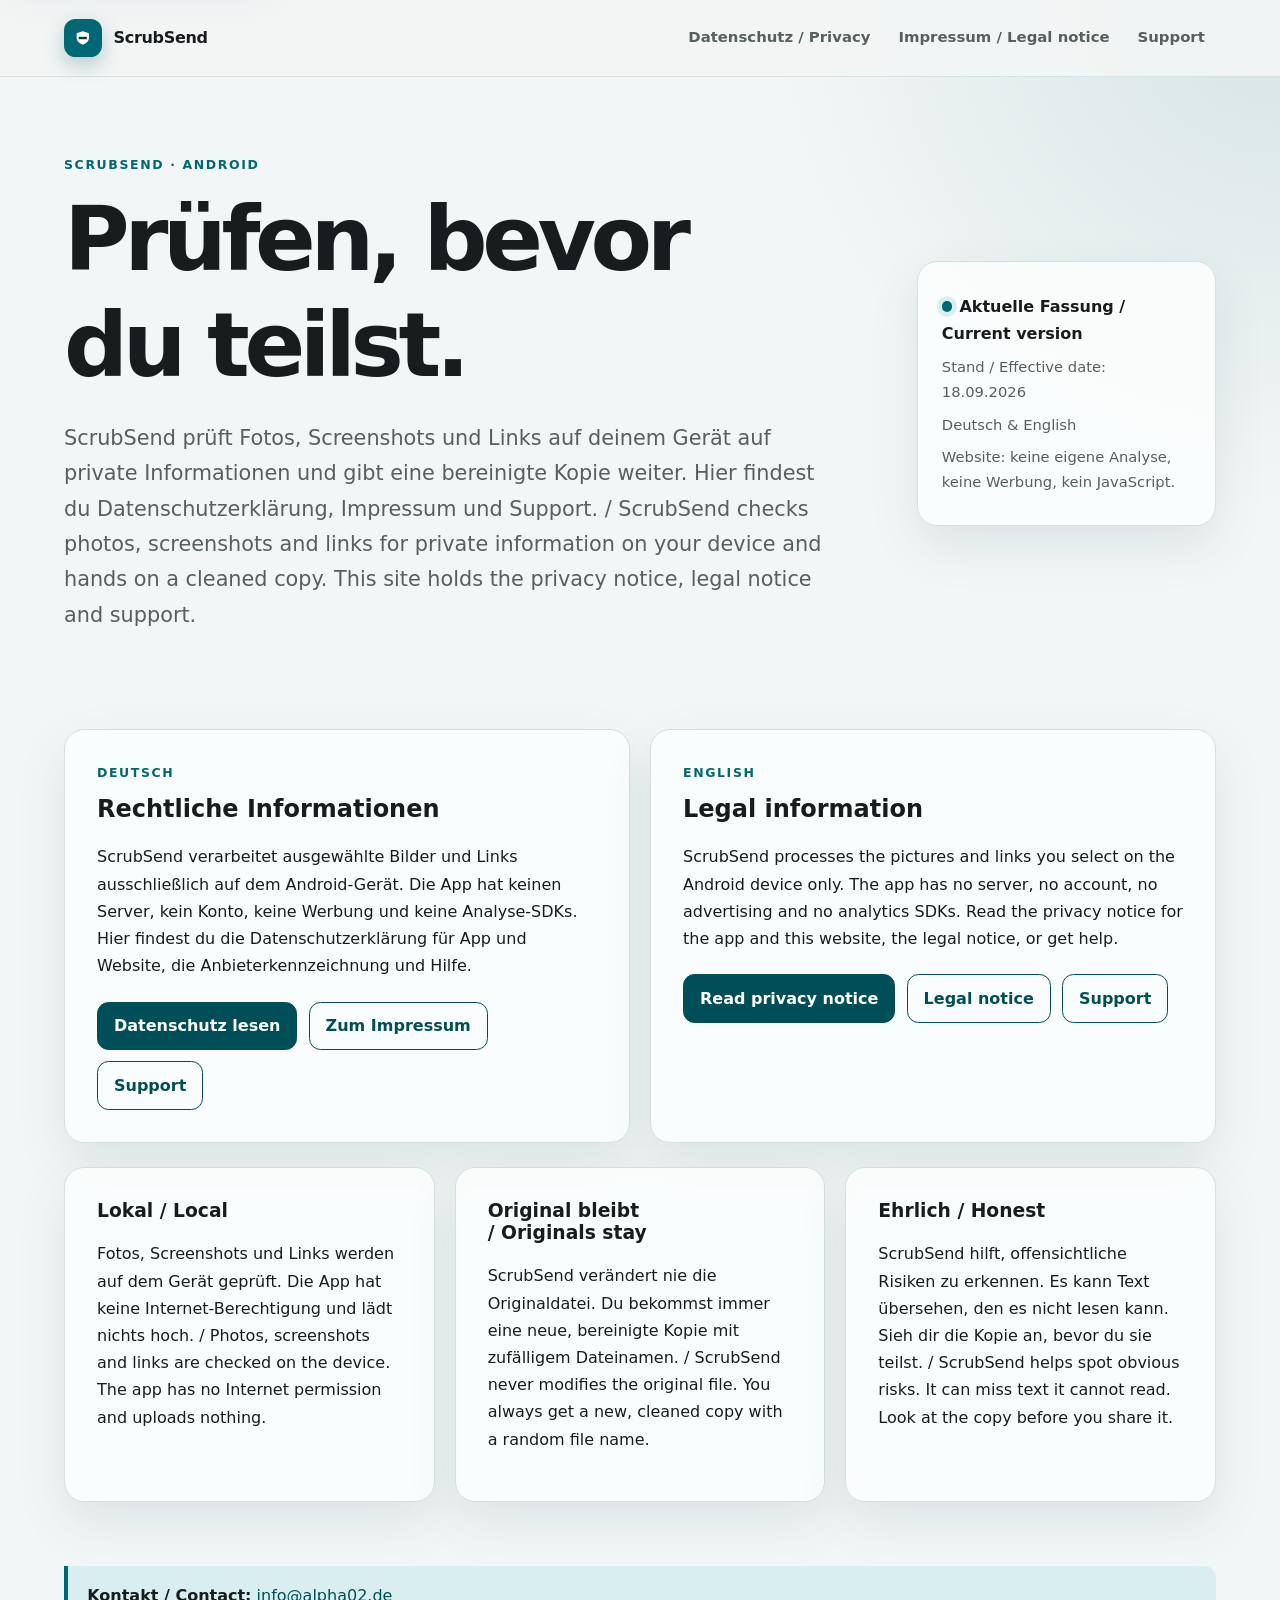
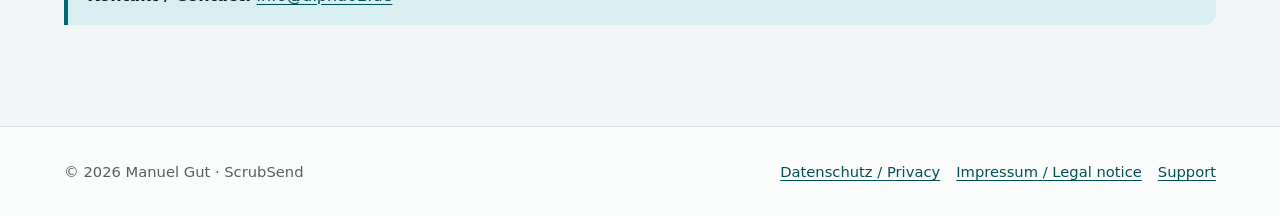
<file: index.html>
<!doctype html>
<html lang="de">
<head>
<meta charset="utf-8">
<meta name="viewport" content="width=device-width, initial-scale=1">
<meta name="robots" content="noindex, nofollow, noarchive, nosnippet, noimageindex">
<meta name="googlebot" content="noindex, nofollow, noarchive, nosnippet, noimageindex">
<meta name="description" content="ScrubSend – Datenschutzerklärung, Impressum und Support für die Android-App. Privacy policy, legal notice and support for the Android app.">
<title>ScrubSend – Datenschutz, Impressum &amp; Support</title>
<link rel="stylesheet" href="styles.css">
</head>
<body>
<a class="skip-link" href="#main">Zum Inhalt / Skip to content</a>
<header class="site-header">
<div class="header-inner">
<a class="brand" href="index.html" aria-label="ScrubSend – Startseite">
<span class="brand-mark" aria-hidden="true"><svg viewBox="0 0 108 108" xmlns="http://www.w3.org/2000/svg"><path fill="#ffffff" d="M54,26 L80,35 L80,54 C80,68 69,78 54,83 C39,78 28,68 28,54 L28,35 Z"/><path fill="#00363D" d="M37,50 L71,50 L71,60 L37,60 Z"/></svg></span>
<span>ScrubSend</span>
</a>
<nav class="site-nav" aria-label="Hauptnavigation / Main navigation">
<a href="privacy.html">Datenschutz / Privacy</a>
<a href="impressum.html">Impressum / Legal notice</a>
<a href="support.html">Support</a>
</nav>
</div>
</header>

<main id="main" class="page-shell">
<section class="hero" aria-labelledby="hero-title">
<div>
<p class="eyebrow">ScrubSend · Android</p>
<h1 id="hero-title">Prüfen, bevor du teilst.</h1>
<p class="lede">ScrubSend prüft Fotos, Screenshots und Links auf deinem Gerät auf private Informationen und gibt eine bereinigte Kopie weiter. Hier findest du Datenschutzerklärung, Impressum und Support. / ScrubSend checks photos, screenshots and links for private information on your device and hands on a cleaned copy. This site holds the privacy notice, legal notice and support.</p>
</div>
<aside class="hero-card" aria-label="Status">
<p><span class="status-dot" aria-hidden="true"></span><strong>Aktuelle Fassung / Current version</strong></p>
<p class="meta">Stand / Effective date: 18.09.2026</p>
<p class="meta">Deutsch &amp; English</p>
<p class="meta">Website: keine eigene Analyse, keine Werbung, kein JavaScript.</p>
</aside>
</section>

<section class="language-grid" aria-label="Sprachauswahl / Language selection">
<article class="language-panel" lang="de">
<p class="eyebrow">Deutsch</p>
<h2>Rechtliche Informationen</h2>
<p>ScrubSend verarbeitet ausgewählte Bilder und Links ausschließlich auf dem Android-Gerät. Die App hat keinen Server, kein Konto, keine Werbung und keine Analyse-SDKs. Hier findest du die Datenschutzerklärung für App und Website, die Anbieterkennzeichnung und Hilfe.</p>
<div class="button-row">
<a class="button" href="privacy.html#de">Datenschutz lesen</a>
<a class="button secondary" href="impressum.html#de">Zum Impressum</a>
<a class="button secondary" href="support.html#de">Support</a>
</div>
</article>

<article class="language-panel" lang="en">
<p class="eyebrow">English</p>
<h2>Legal information</h2>
<p>ScrubSend processes the pictures and links you select on the Android device only. The app has no server, no account, no advertising and no analytics SDKs. Read the privacy notice for the app and this website, the legal notice, or get help.</p>
<div class="button-row">
<a class="button" href="privacy.html#en">Read privacy notice</a>
<a class="button secondary" href="impressum.html#en">Legal notice</a>
<a class="button secondary" href="support.html#en">Support</a>
</div>
</article>
</section>

<section class="principle-grid" aria-label="Datenschutzgrundsätze / Privacy principles">
<article class="principle-card">
<h3>Lokal / Local</h3>
<p>Fotos, Screenshots und Links werden auf dem Gerät geprüft. Die App hat keine Internet-Berechtigung und lädt nichts hoch. / Photos, screenshots and links are checked on the device. The app has no Internet permission and uploads nothing.</p>
</article>
<article class="principle-card">
<h3>Original bleibt / Originals stay</h3>
<p>ScrubSend verändert nie die Originaldatei. Du bekommst immer eine neue, bereinigte Kopie mit zufälligem Dateinamen. / ScrubSend never modifies the original file. You always get a new, cleaned copy with a random file name.</p>
</article>
<article class="principle-card">
<h3>Ehrlich / Honest</h3>
<p>ScrubSend hilft, offensichtliche Risiken zu erkennen. Es kann Text übersehen, den es nicht lesen kann. Sieh dir die Kopie an, bevor du sie teilst. / ScrubSend helps spot obvious risks. It can miss text it cannot read. Look at the copy before you share it.</p>
</article>
</section>

<div class="callout">
<strong>Kontakt / Contact:</strong>
<a href="mailto:info@alpha02.de">info@alpha02.de</a>
</div>
</main>

<footer class="site-footer">
<div class="footer-inner">
<p>© 2026 Manuel Gut · ScrubSend</p>
<nav class="footer-links" aria-label="Fußnavigation / Footer navigation">
<a href="privacy.html">Datenschutz / Privacy</a>
<a href="impressum.html">Impressum / Legal notice</a>
<a href="support.html">Support</a>
</nav>
</div>
</footer>
</body>
</html>
</file>
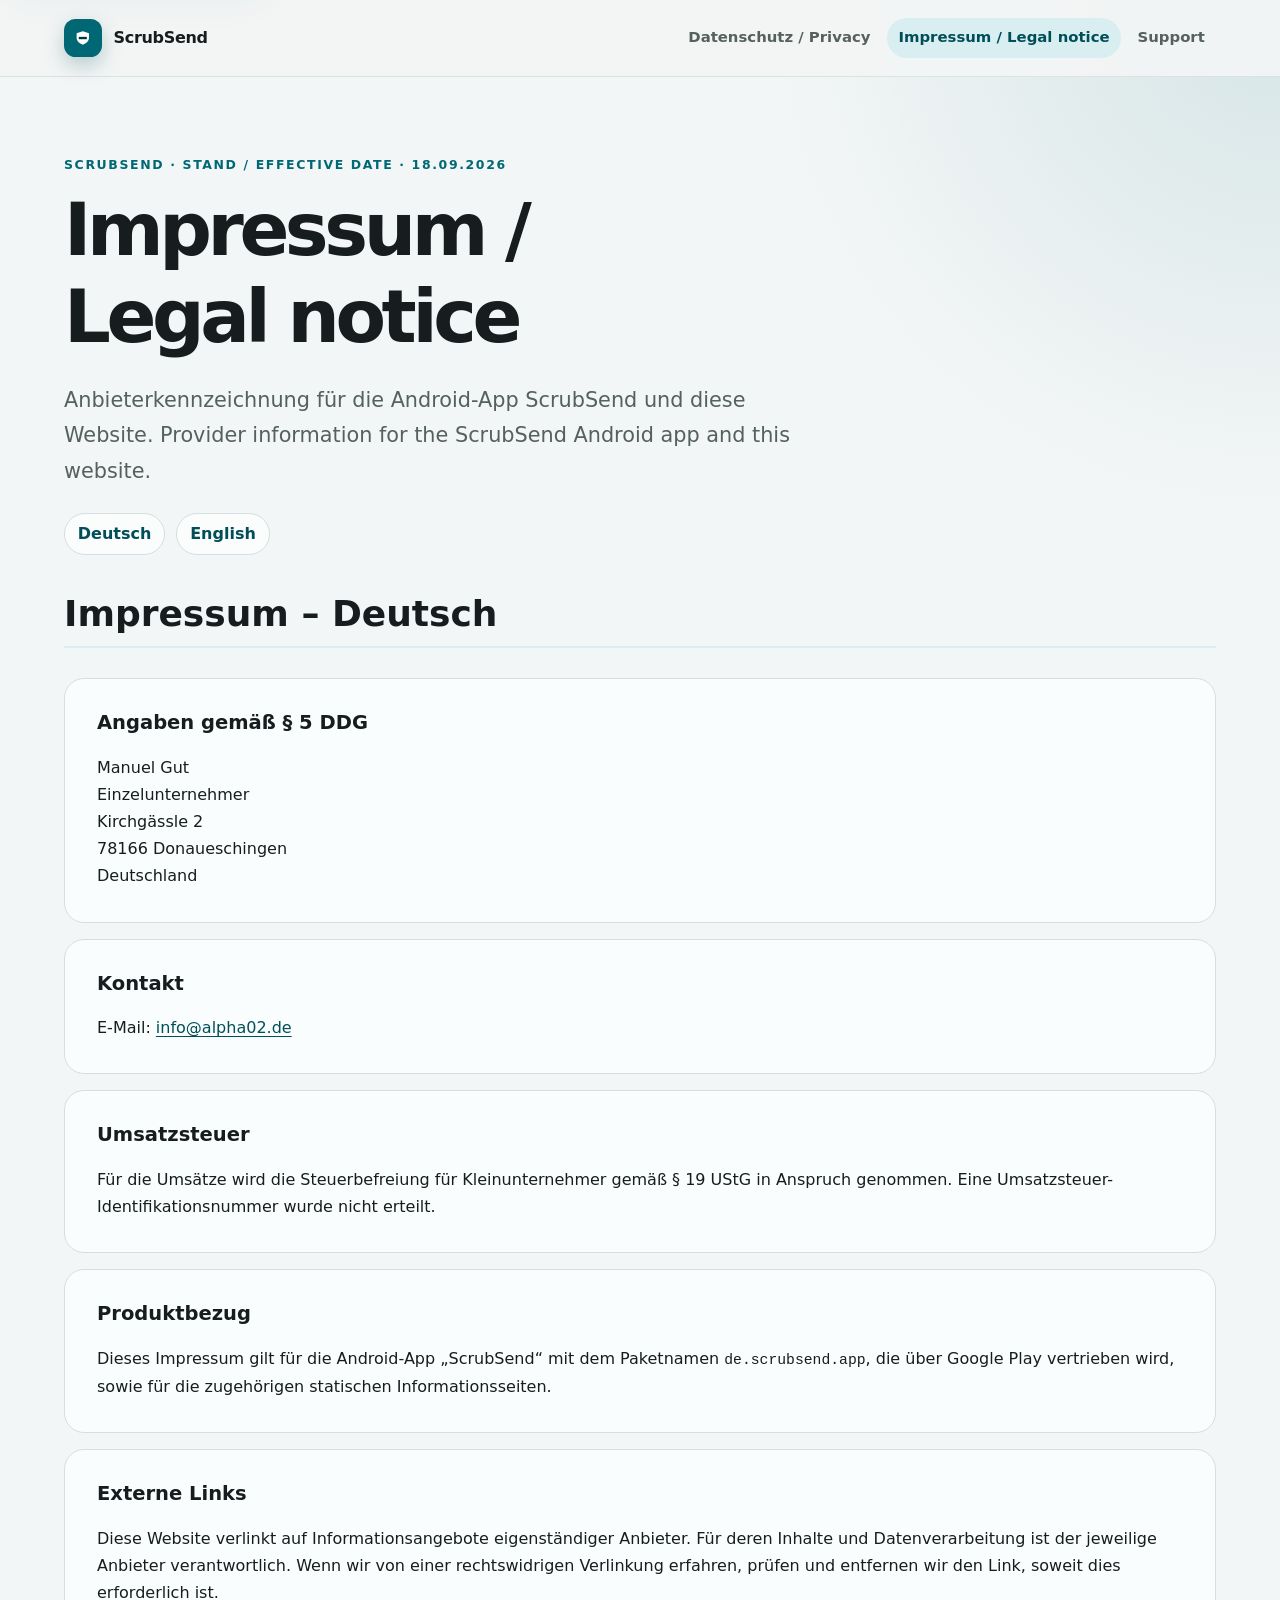
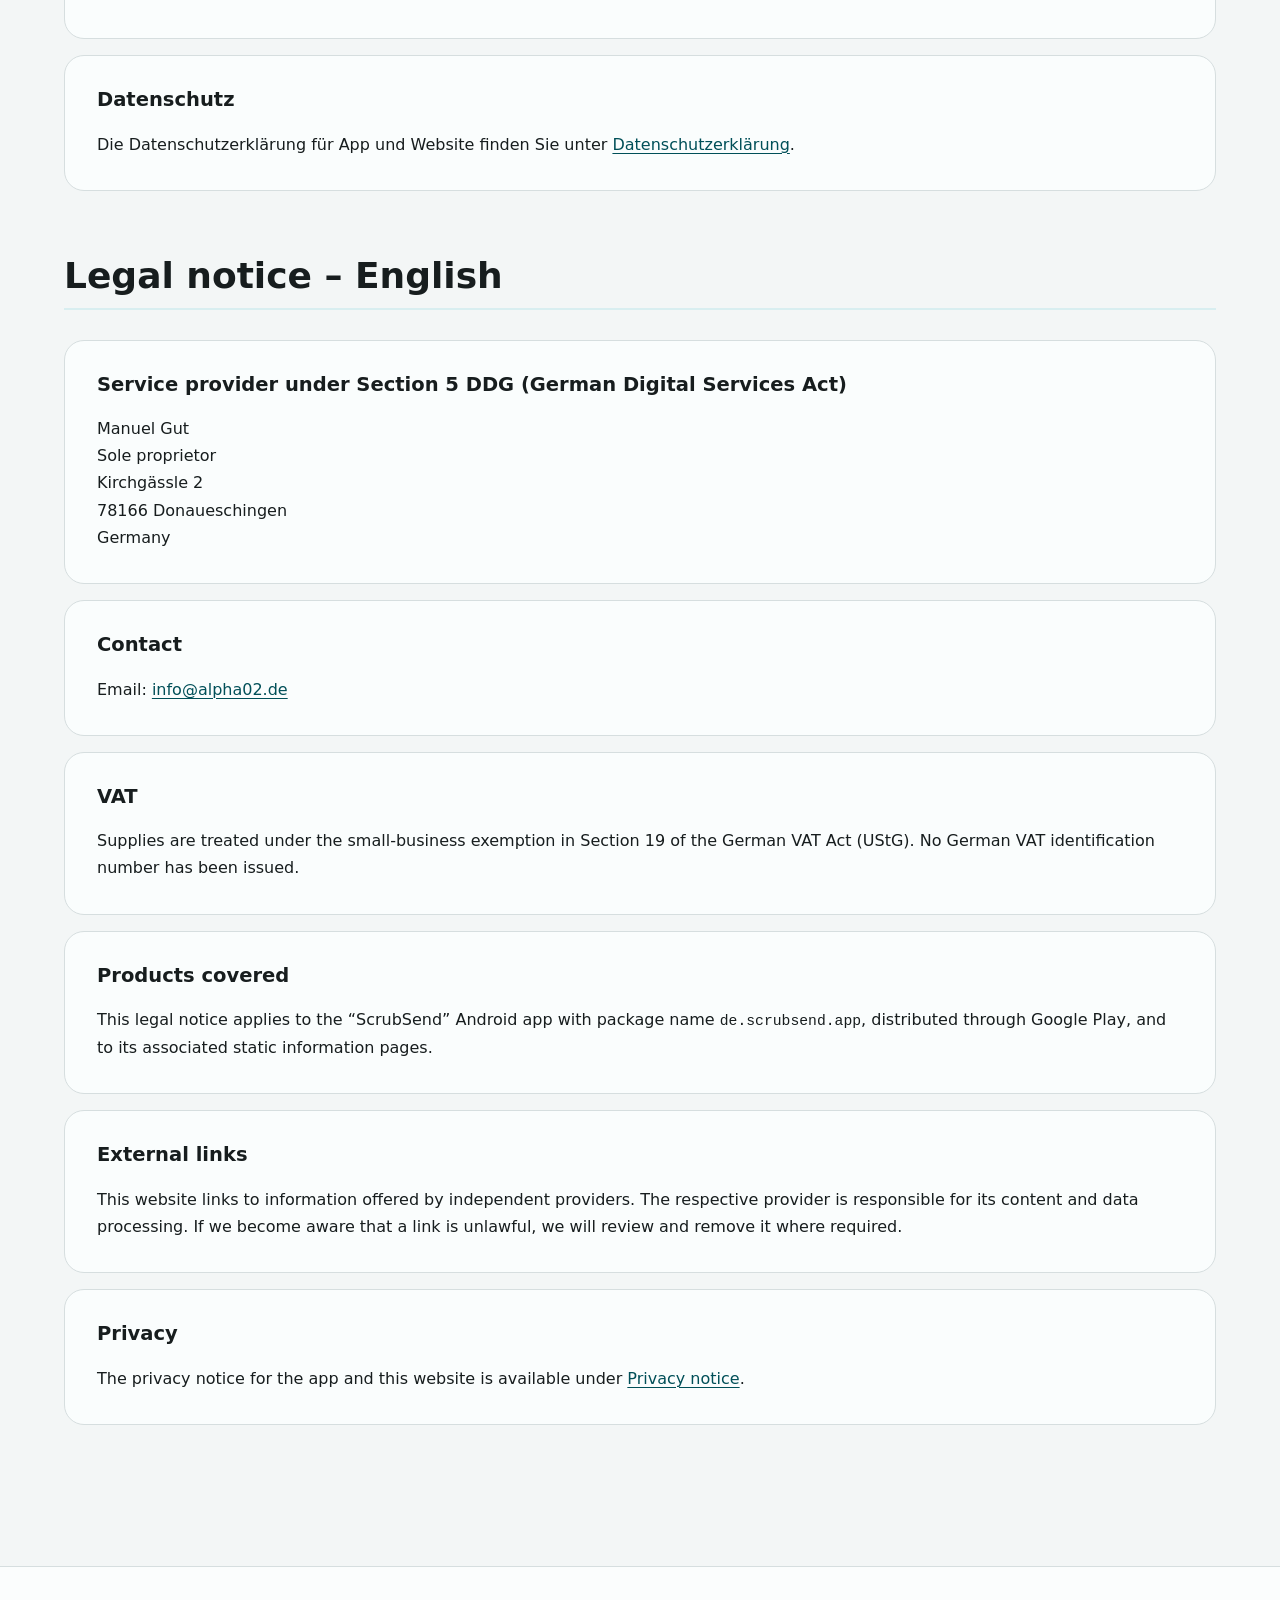
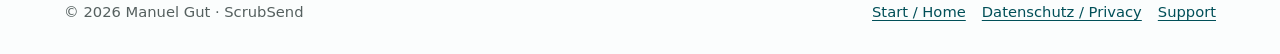
<file: impressum.html>
<!doctype html>
<html lang="de">
<head>
<meta charset="utf-8">
<meta name="viewport" content="width=device-width, initial-scale=1">
<meta name="robots" content="noindex, nofollow, noarchive, nosnippet, noimageindex">
<meta name="googlebot" content="noindex, nofollow, noarchive, nosnippet, noimageindex">
<meta name="description" content="Impressum und Anbieterinformationen für ScrubSend. Legal notice and provider information for ScrubSend.">
<title>Impressum / Legal notice – ScrubSend</title>
<link rel="stylesheet" href="styles.css">
</head>
<body>
<a class="skip-link" href="#main">Zum Inhalt / Skip to content</a>
<header class="site-header">
<div class="header-inner">
<a class="brand" href="index.html" aria-label="ScrubSend – Startseite">
<span class="brand-mark" aria-hidden="true"><svg viewBox="0 0 108 108" xmlns="http://www.w3.org/2000/svg"><path fill="#ffffff" d="M54,26 L80,35 L80,54 C80,68 69,78 54,83 C39,78 28,68 28,54 L28,35 Z"/><path fill="#00363D" d="M37,50 L71,50 L71,60 L37,60 Z"/></svg></span>
<span>ScrubSend</span>
</a>
<nav class="site-nav" aria-label="Hauptnavigation / Main navigation">
<a href="privacy.html">Datenschutz / Privacy</a>
<a href="impressum.html" aria-current="page">Impressum / Legal notice</a>
<a href="support.html">Support</a>
</nav>
</div>
</header>

<main id="main" class="page-shell">
<header class="legal-heading">
<p class="eyebrow">ScrubSend · Stand / Effective date · 18.09.2026</p>
<h1>Impressum / Legal notice</h1>
<p class="lede">Anbieterkennzeichnung für die Android-App ScrubSend und diese Website. Provider information for the ScrubSend Android app and this website.</p>
<nav class="language-jump" aria-label="Sprache / Language">
<a href="#de" lang="de">Deutsch</a>
<a href="#en" lang="en">English</a>
</nav>
</header>

<section id="de" class="document-section" lang="de" aria-labelledby="de-title">
<h2 id="de-title">Impressum – Deutsch</h2>

<article class="content-card">
<h3>Angaben gemäß § 5 DDG</h3>
<address class="address">
Manuel Gut<br>
Einzelunternehmer<br>
Kirchgässle 2<br>
78166 Donaueschingen<br>
Deutschland
</address>
</article>

<article class="content-card">
<h3>Kontakt</h3>
<p>E-Mail: <a href="mailto:info@alpha02.de">info@alpha02.de</a></p>
</article>

<article class="content-card">
<h3>Umsatzsteuer</h3>
<p>Für die Umsätze wird die Steuerbefreiung für Kleinunternehmer gemäß § 19 UStG in Anspruch genommen. Eine Umsatzsteuer-Identifikationsnummer wurde nicht erteilt.</p>
</article>

<article class="content-card">
<h3>Produktbezug</h3>
<p>Dieses Impressum gilt für die Android-App „ScrubSend“ mit dem Paketnamen <code>de.scrubsend.app</code>, die über Google Play vertrieben wird, sowie für die zugehörigen statischen Informationsseiten.</p>
</article>

<article class="content-card">
<h3>Externe Links</h3>
<p>Diese Website verlinkt auf Informationsangebote eigenständiger Anbieter. Für deren Inhalte und Datenverarbeitung ist der jeweilige Anbieter verantwortlich. Wenn wir von einer rechtswidrigen Verlinkung erfahren, prüfen und entfernen wir den Link, soweit dies erforderlich ist.</p>
</article>

<article class="content-card">
<h3>Datenschutz</h3>
<p>Die Datenschutzerklärung für App und Website finden Sie unter <a href="privacy.html#de">Datenschutzerklärung</a>.</p>
</article>
</section>

<section id="en" class="document-section" lang="en" aria-labelledby="en-title">
<h2 id="en-title">Legal notice – English</h2>

<article class="content-card">
<h3>Service provider under Section 5 DDG (German Digital Services Act)</h3>
<address class="address">
Manuel Gut<br>
Sole proprietor<br>
Kirchgässle 2<br>
78166 Donaueschingen<br>
Germany
</address>
</article>

<article class="content-card">
<h3>Contact</h3>
<p>Email: <a href="mailto:info@alpha02.de">info@alpha02.de</a></p>
</article>

<article class="content-card">
<h3>VAT</h3>
<p>Supplies are treated under the small-business exemption in Section 19 of the German VAT Act (UStG). No German VAT identification number has been issued.</p>
</article>

<article class="content-card">
<h3>Products covered</h3>
<p>This legal notice applies to the “ScrubSend” Android app with package name <code>de.scrubsend.app</code>, distributed through Google Play, and to its associated static information pages.</p>
</article>

<article class="content-card">
<h3>External links</h3>
<p>This website links to information offered by independent providers. The respective provider is responsible for its content and data processing. If we become aware that a link is unlawful, we will review and remove it where required.</p>
</article>

<article class="content-card">
<h3>Privacy</h3>
<p>The privacy notice for the app and this website is available under <a href="privacy.html#en">Privacy notice</a>.</p>
</article>
</section>
</main>

<footer class="site-footer">
<div class="footer-inner">
<p>© 2026 Manuel Gut · ScrubSend</p>
<nav class="footer-links" aria-label="Fußnavigation / Footer navigation">
<a href="index.html">Start / Home</a>
<a href="privacy.html">Datenschutz / Privacy</a>
<a href="support.html">Support</a>
</nav>
</div>
</footer>
</body>
</html>
</file>
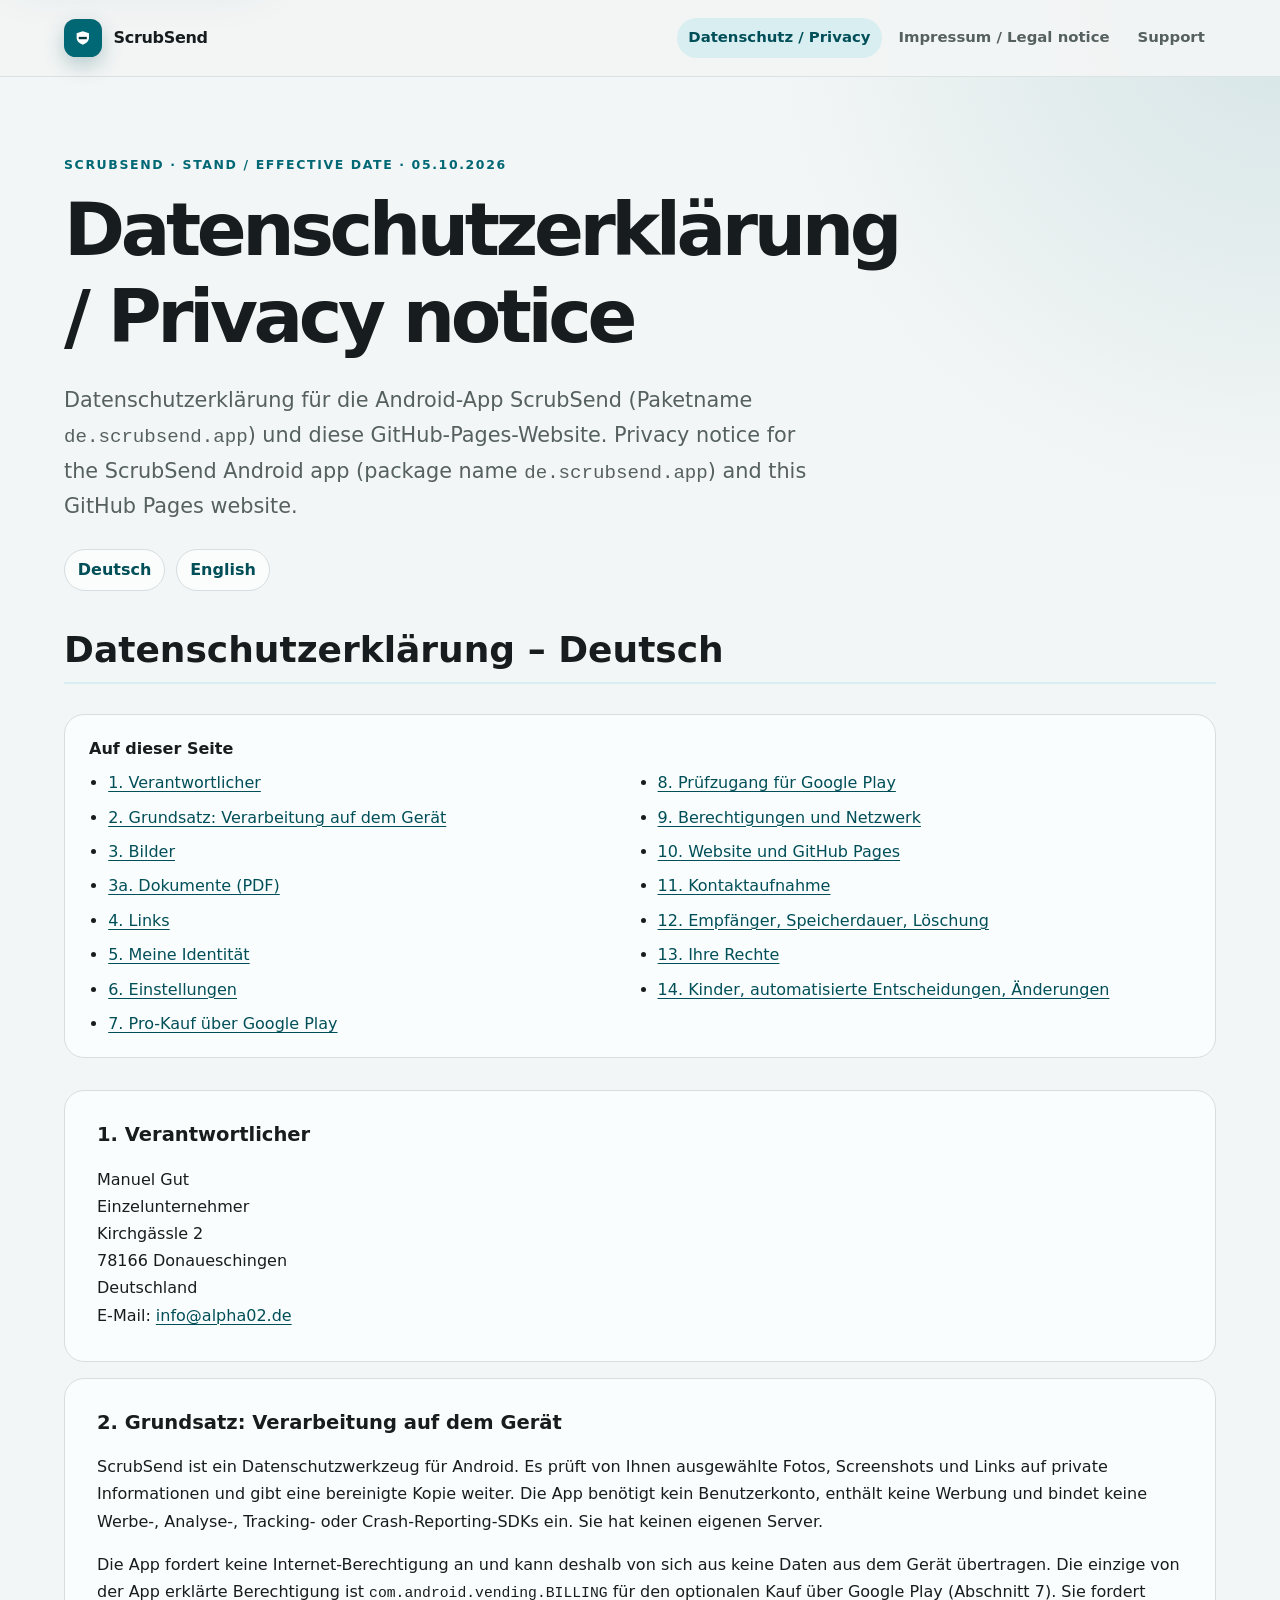
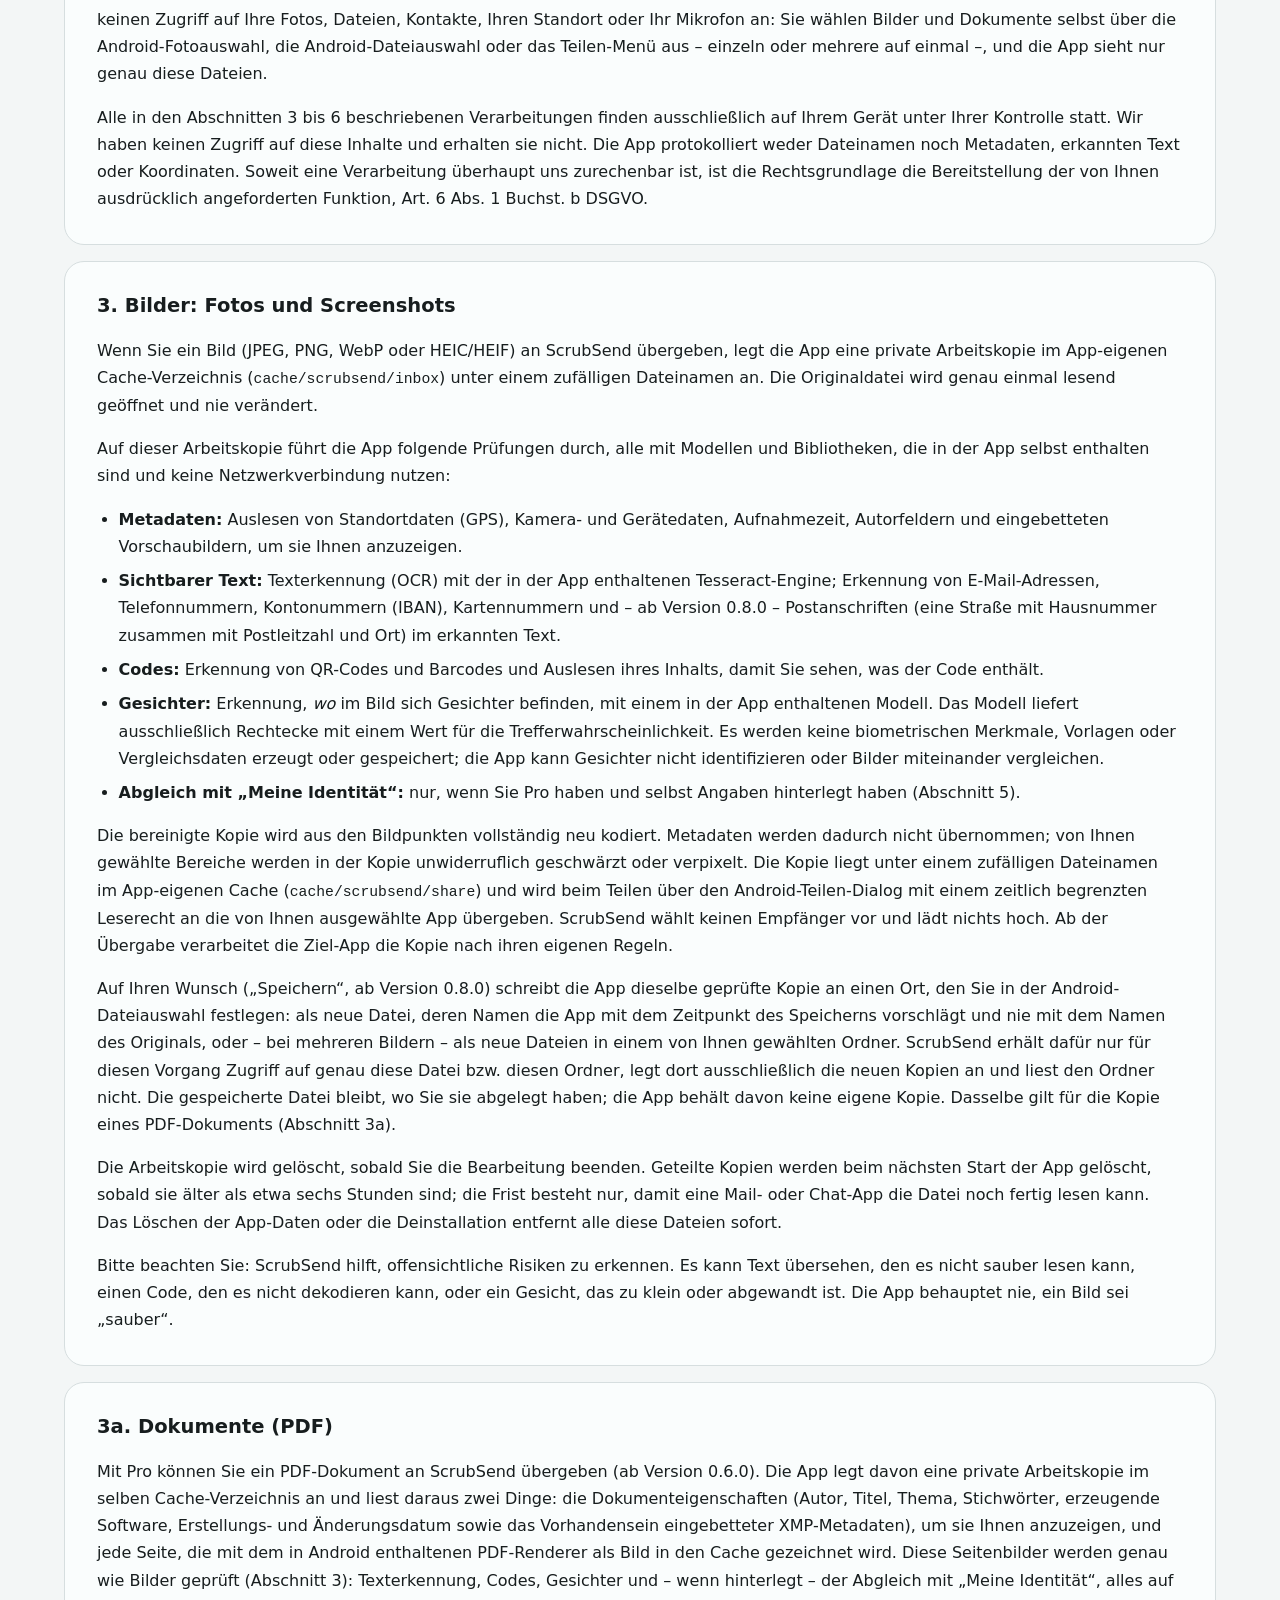
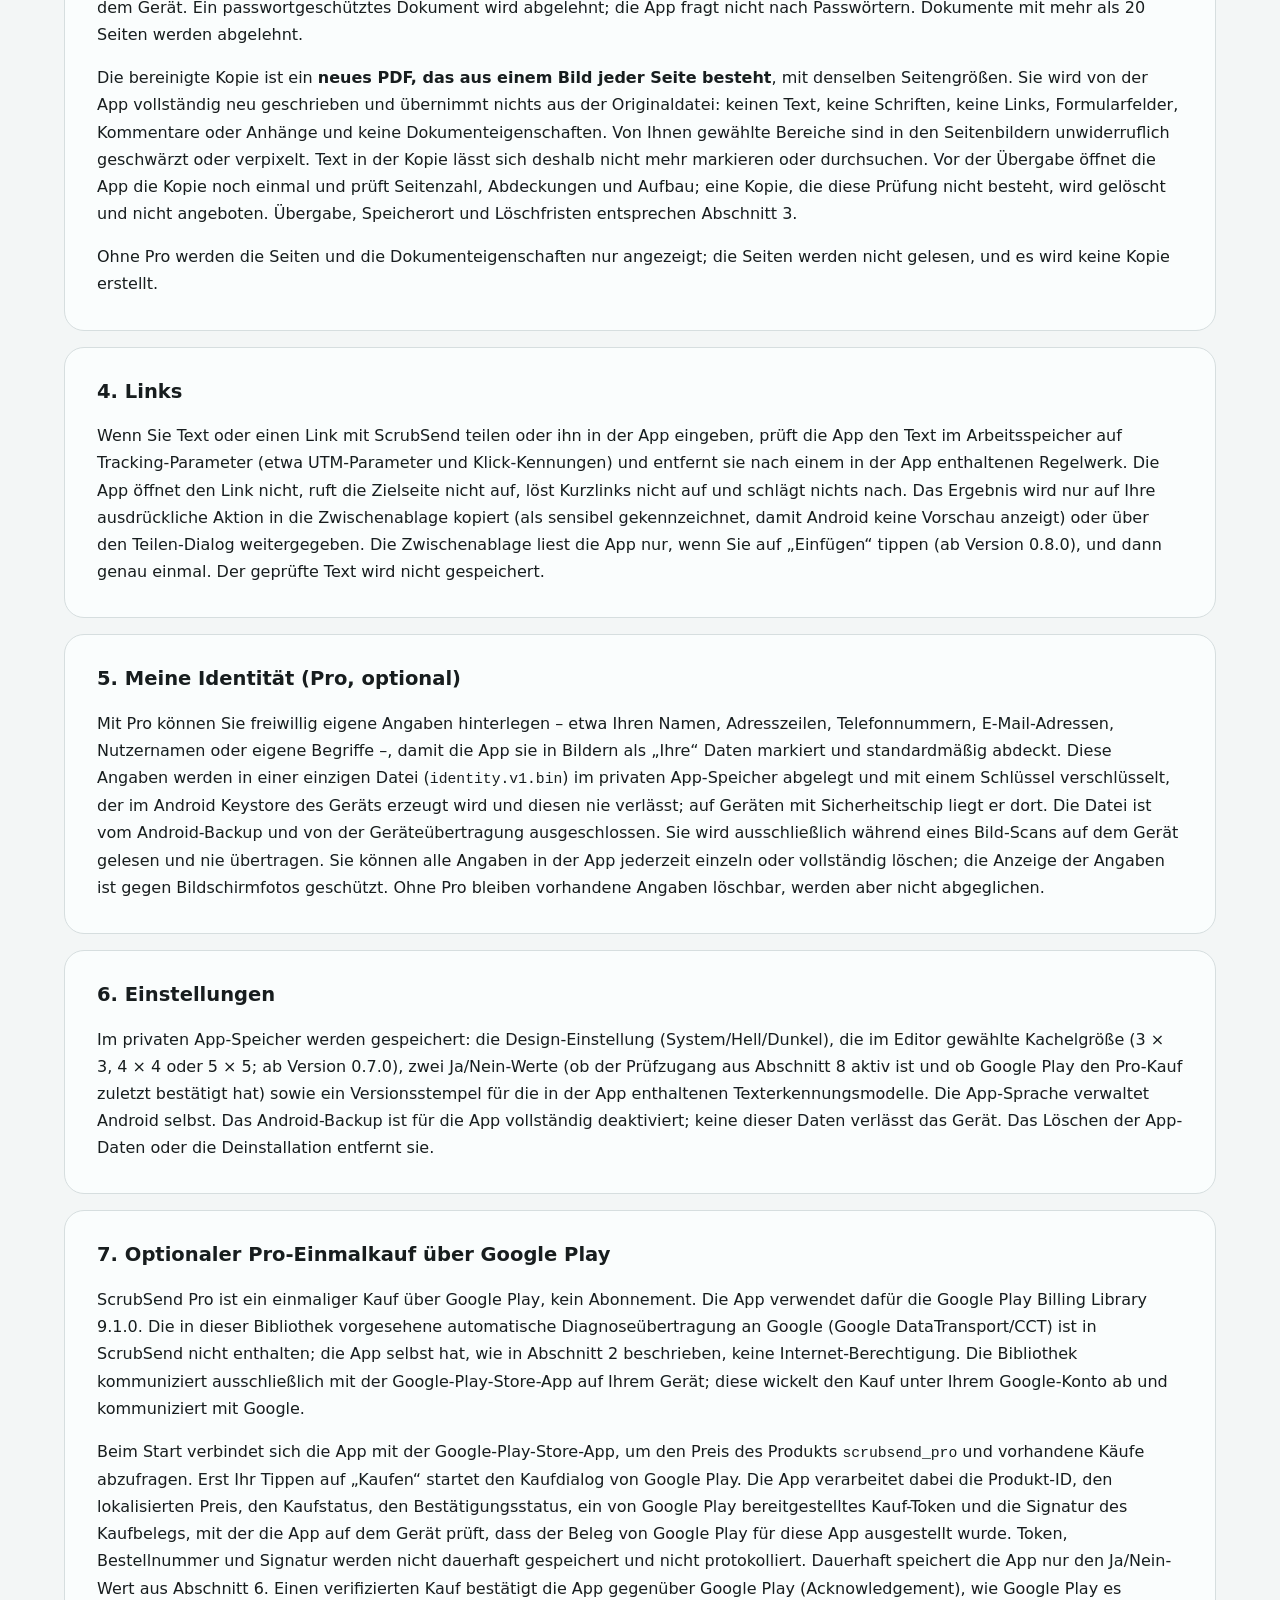
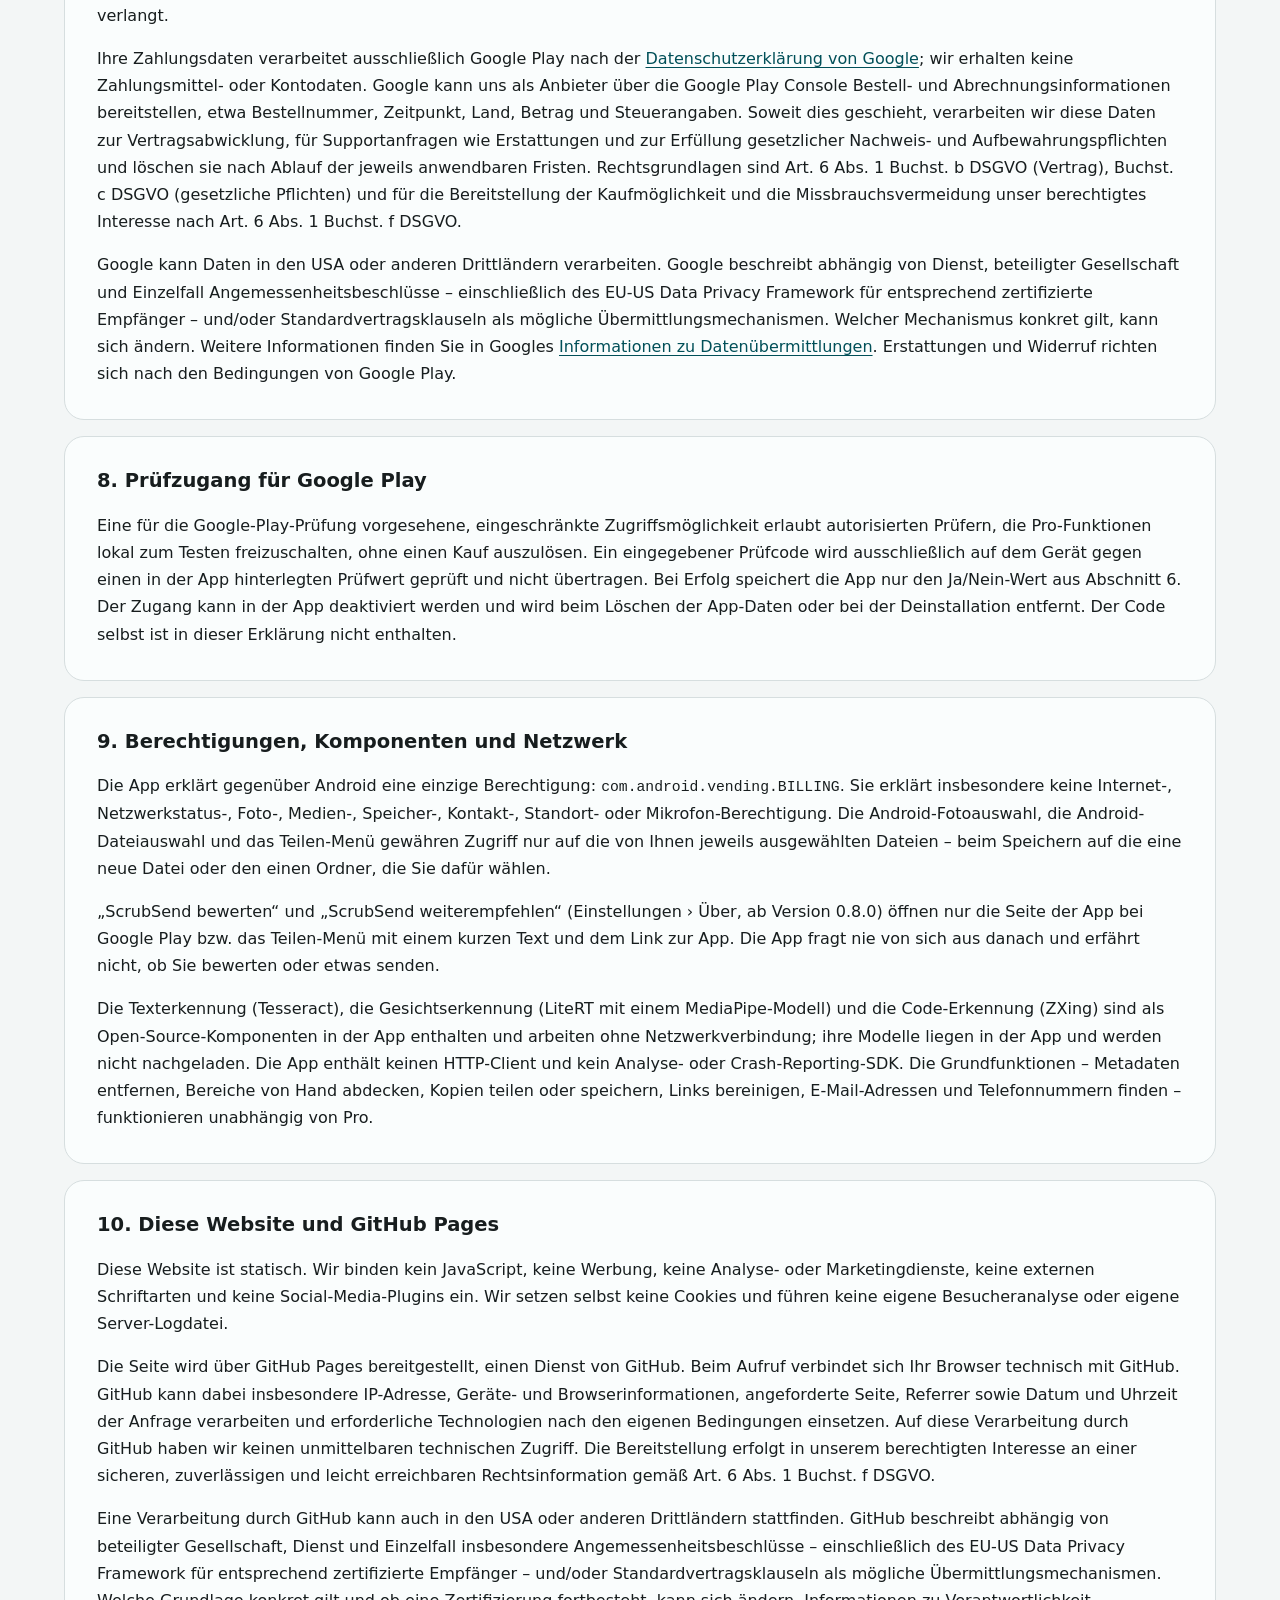
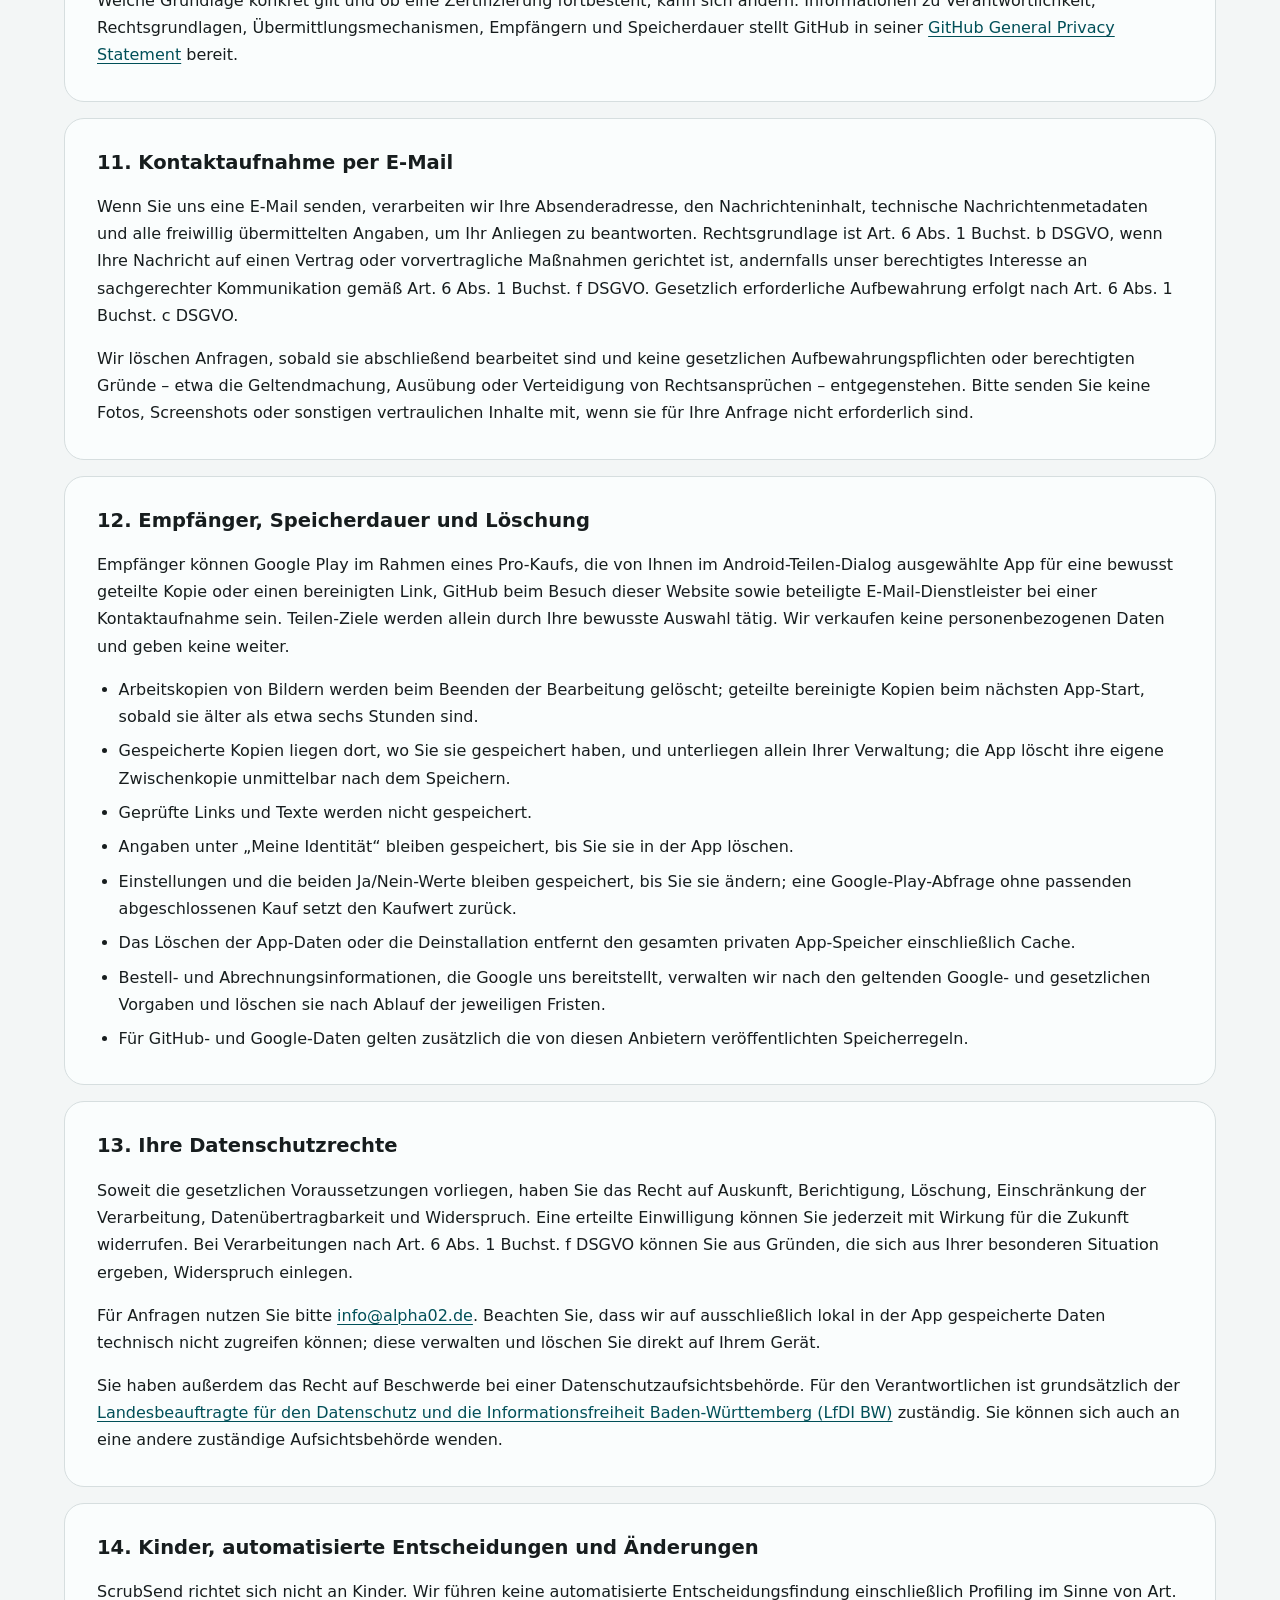
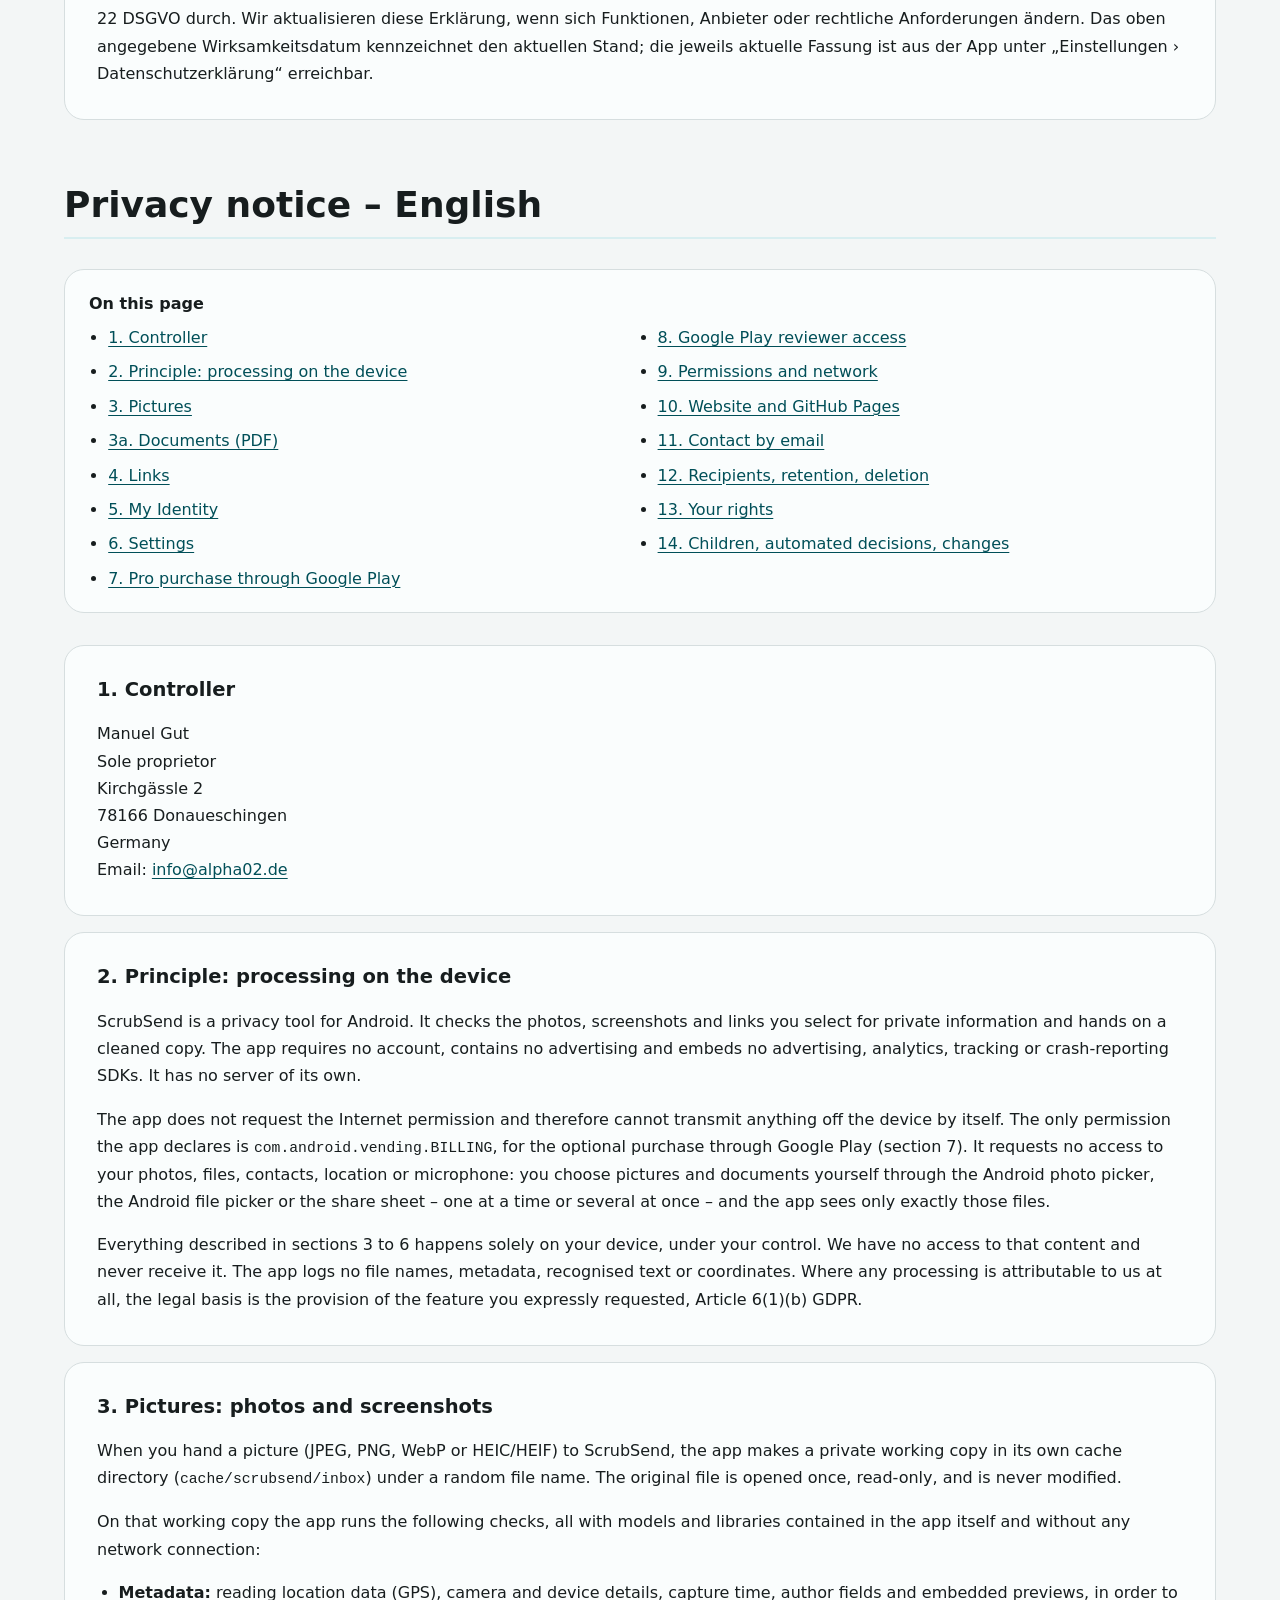
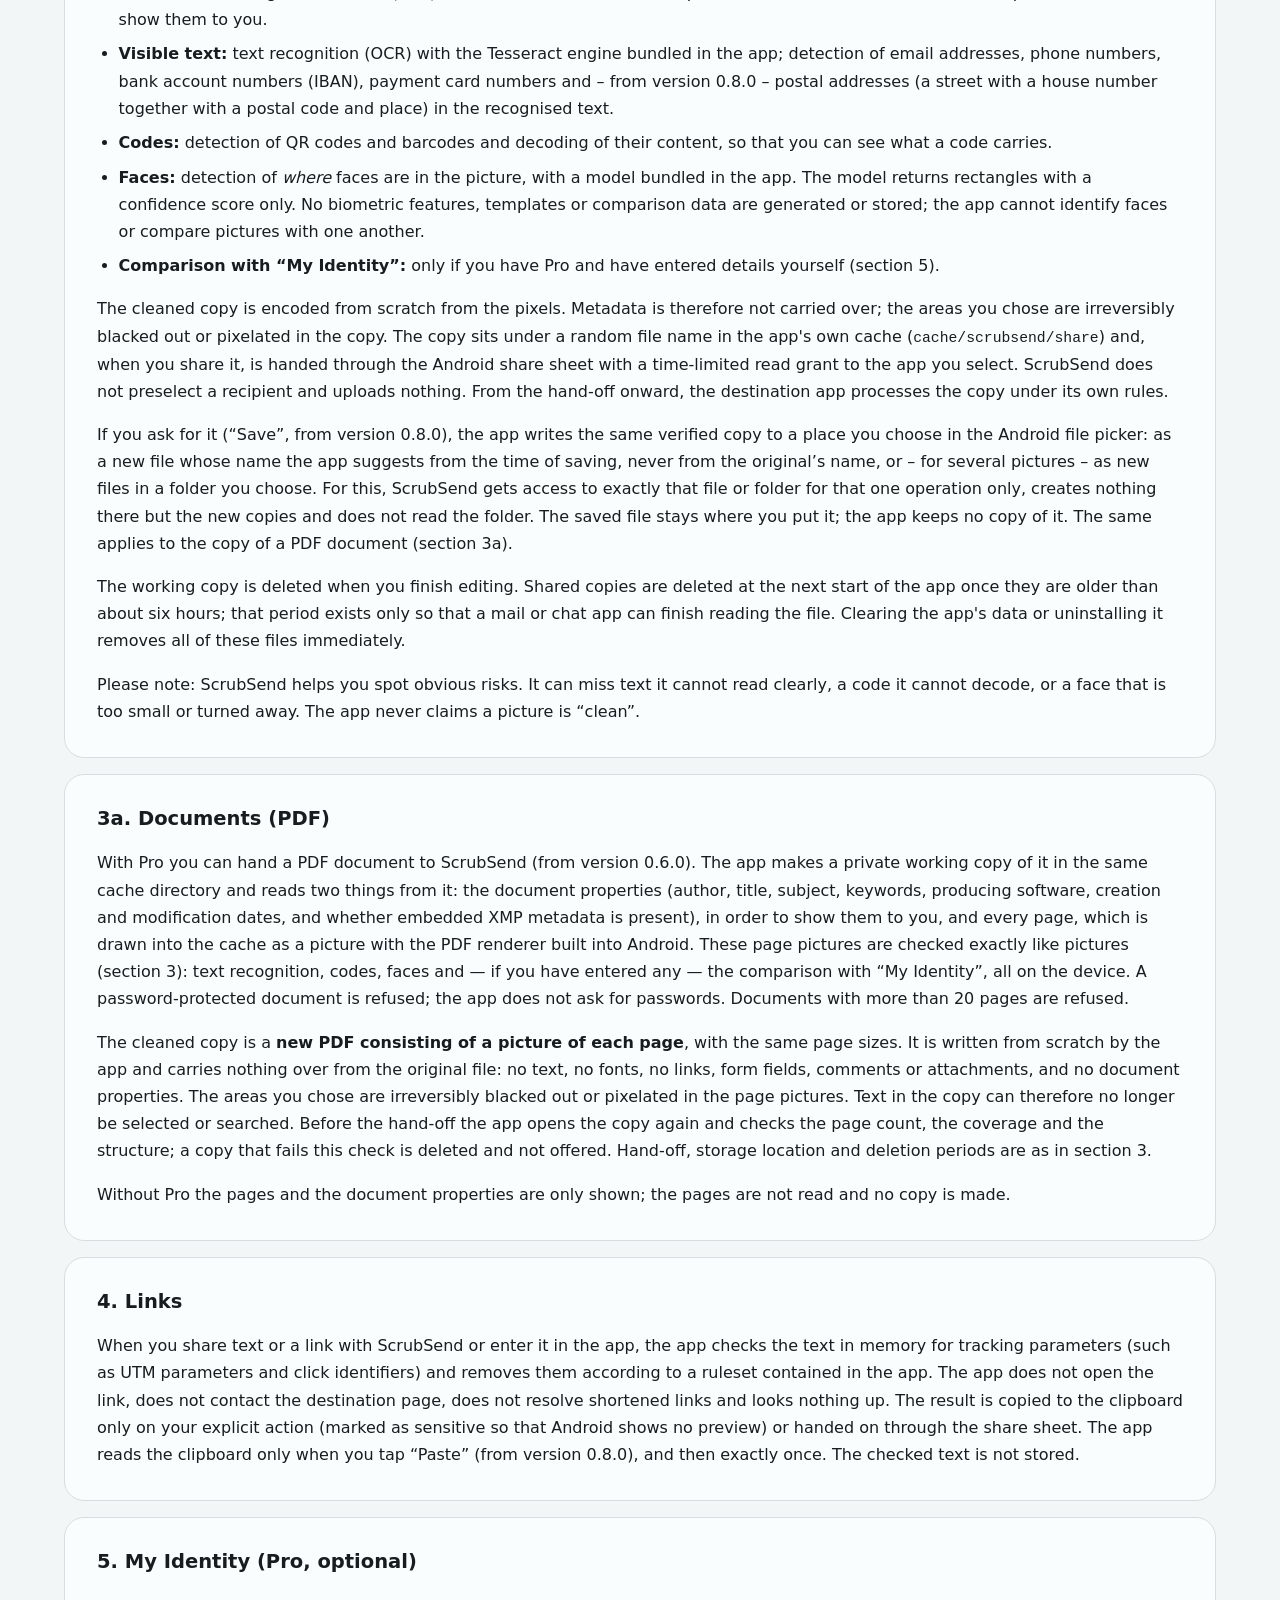
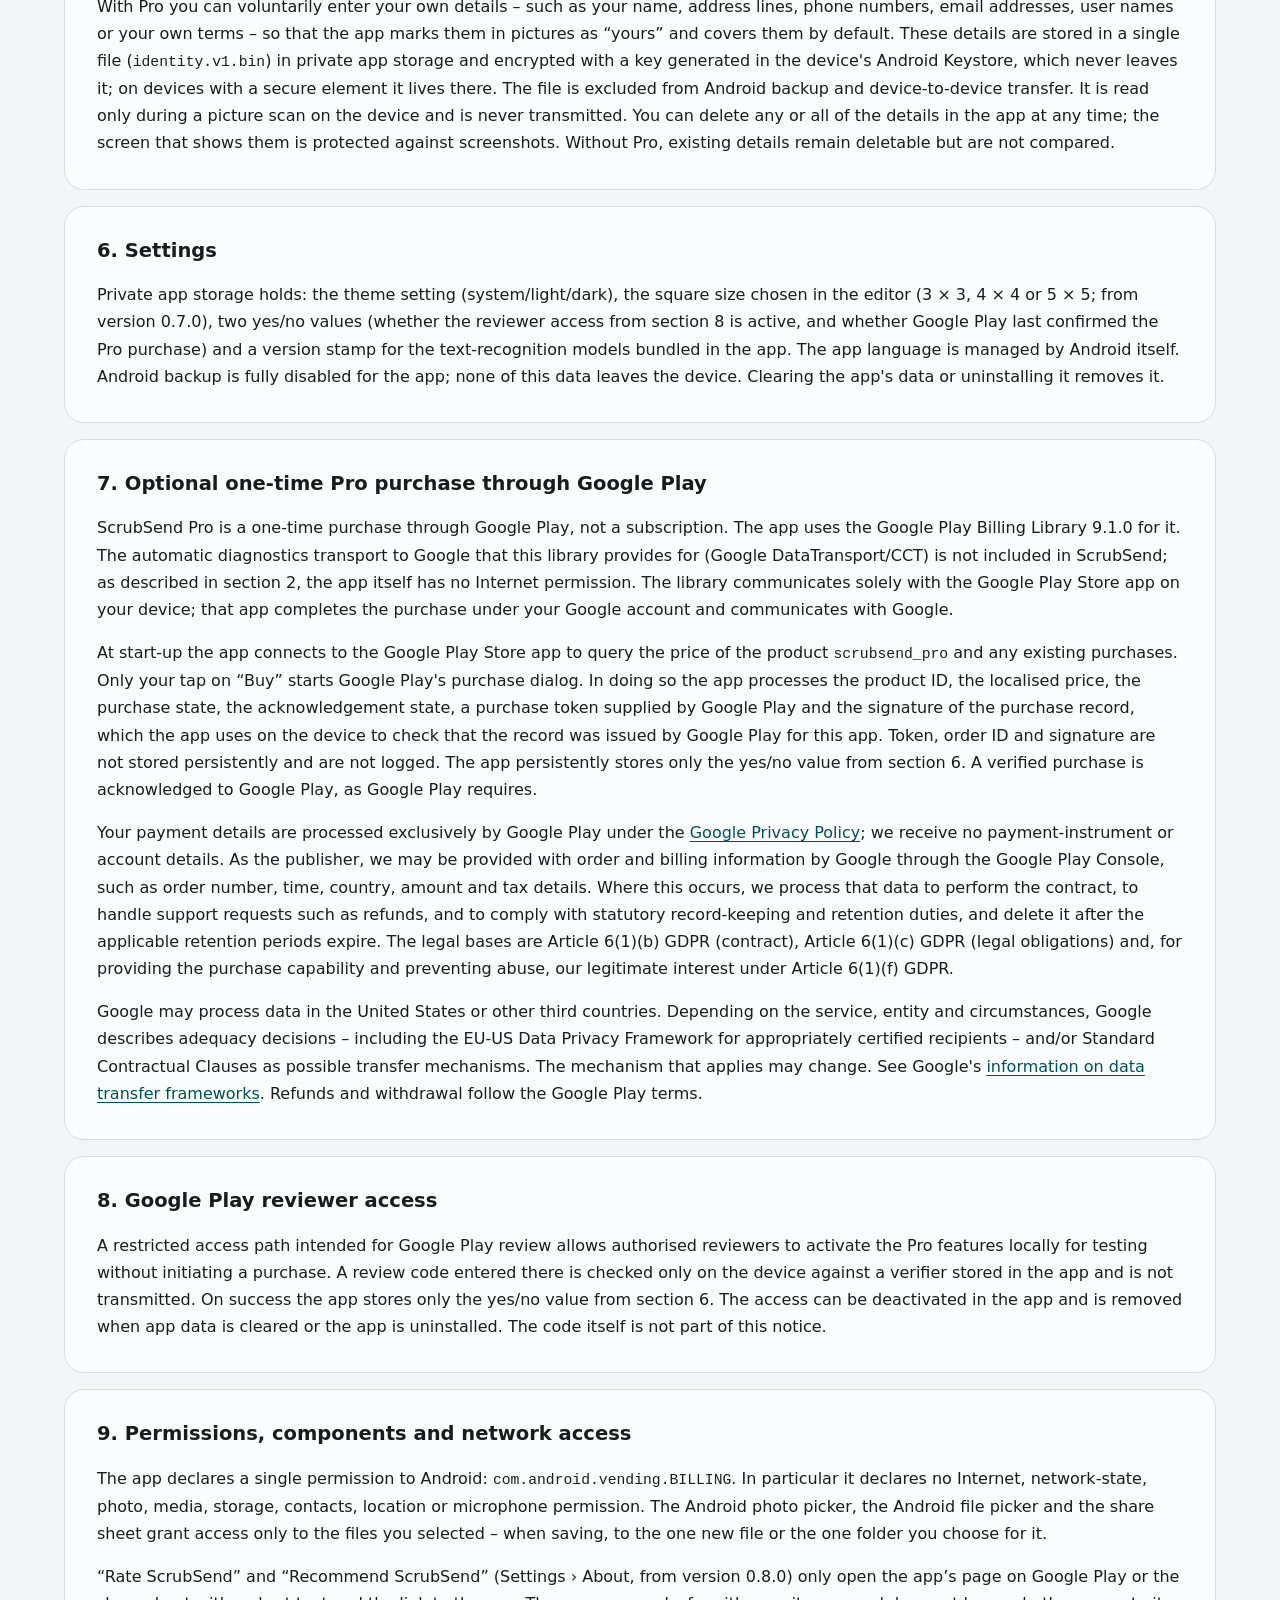
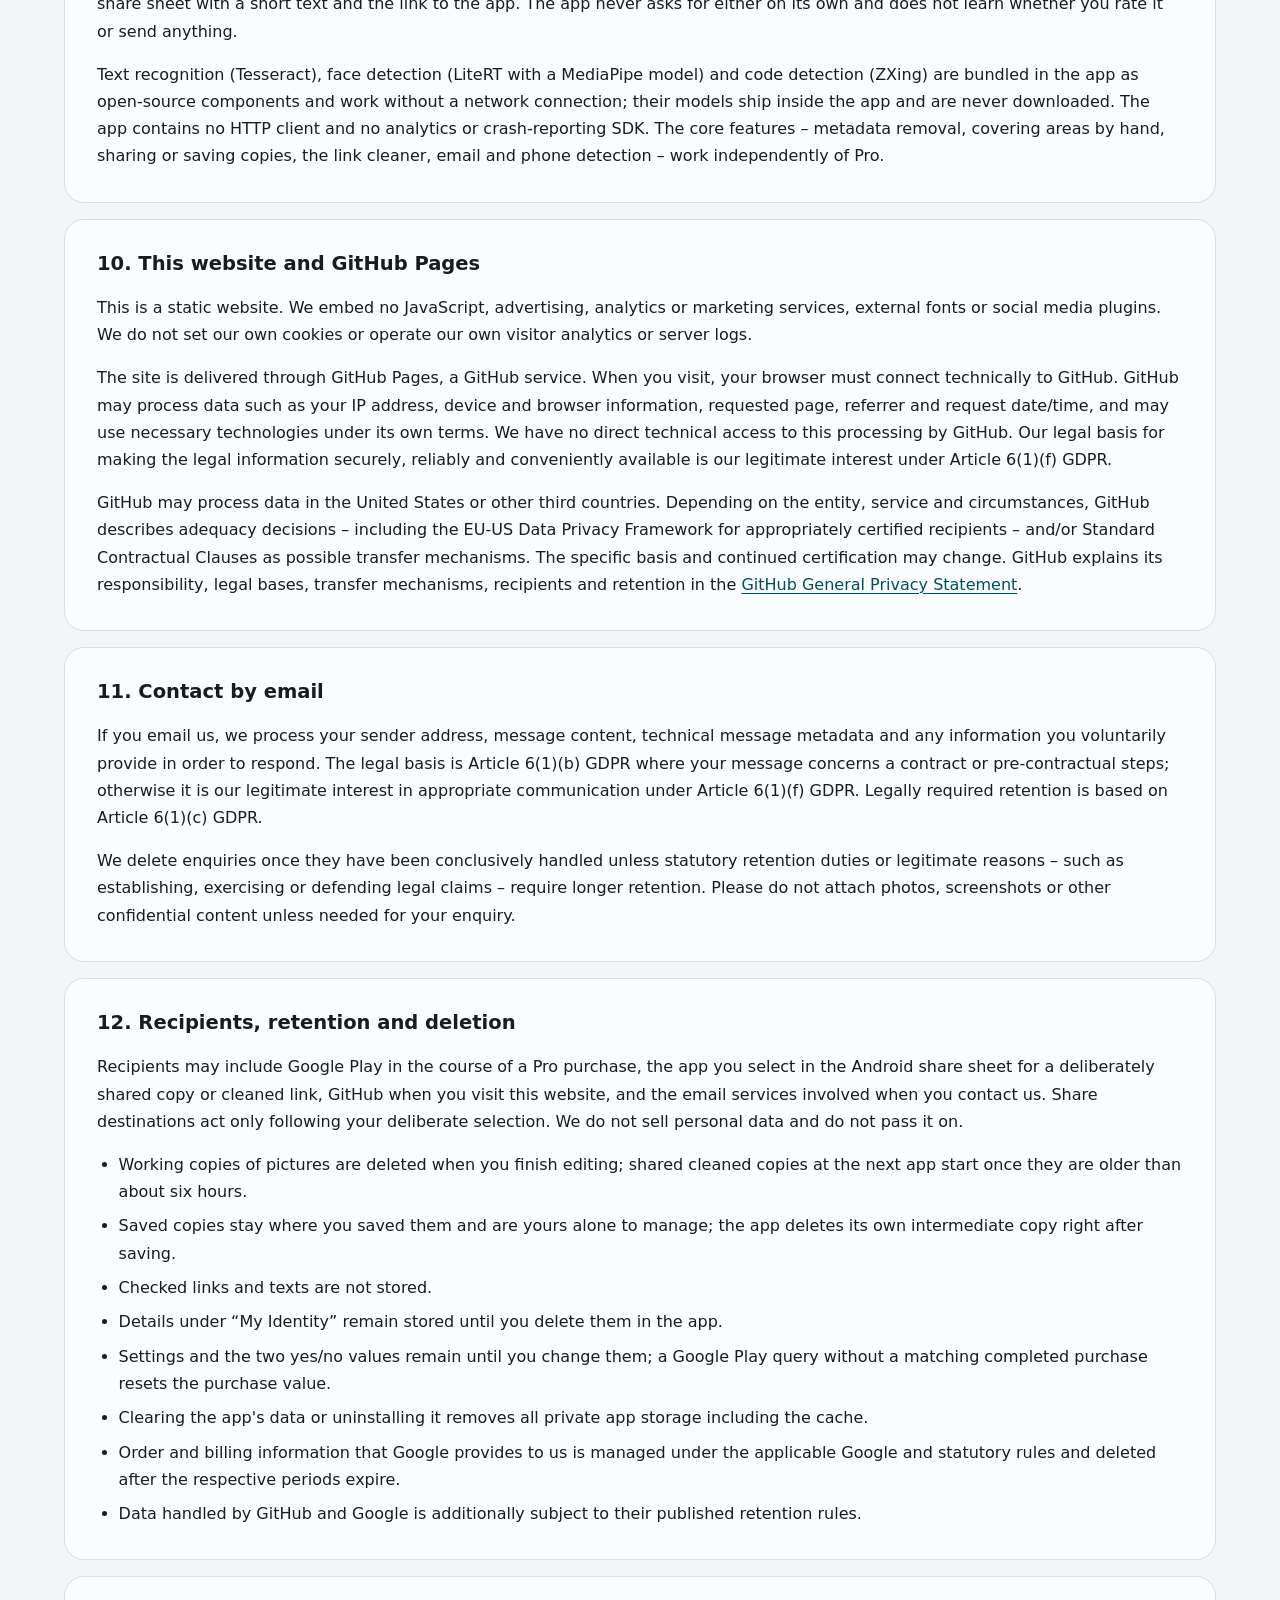
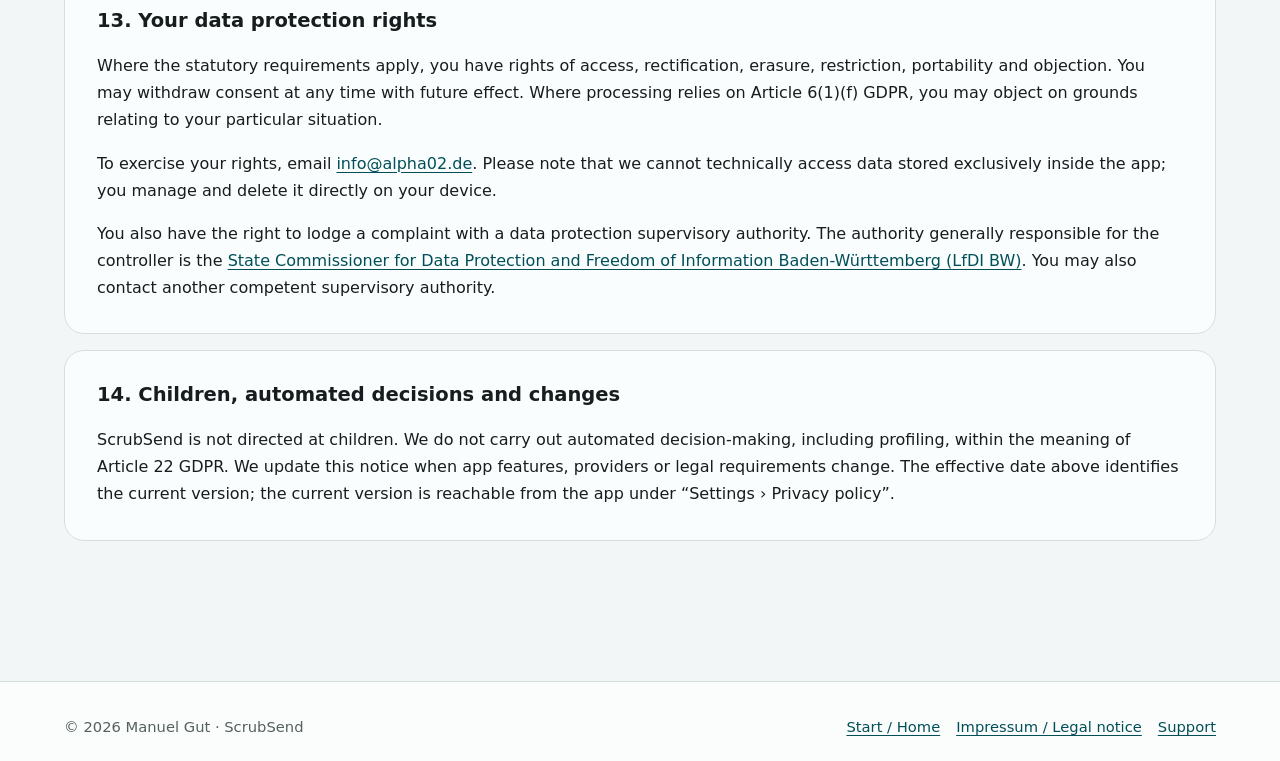
<file: privacy.html>
<!doctype html>
<html lang="de">
<head>
<meta charset="utf-8">
<meta name="viewport" content="width=device-width, initial-scale=1">
<meta name="robots" content="noindex, nofollow, noarchive, nosnippet, noimageindex">
<meta name="googlebot" content="noindex, nofollow, noarchive, nosnippet, noimageindex">
<meta name="description" content="Datenschutzerklärung für die Android-App ScrubSend und die zugehörige Website. Privacy notice for the ScrubSend Android app and this website.">
<title>Datenschutz / Privacy – ScrubSend</title>
<link rel="stylesheet" href="styles.css">
</head>
<body>
<a class="skip-link" href="#main">Zum Inhalt / Skip to content</a>
<header class="site-header">
<div class="header-inner">
<a class="brand" href="index.html" aria-label="ScrubSend – Startseite">
<span class="brand-mark" aria-hidden="true"><svg viewBox="0 0 108 108" xmlns="http://www.w3.org/2000/svg"><path fill="#ffffff" d="M54,26 L80,35 L80,54 C80,68 69,78 54,83 C39,78 28,68 28,54 L28,35 Z"/><path fill="#00363D" d="M37,50 L71,50 L71,60 L37,60 Z"/></svg></span>
<span>ScrubSend</span>
</a>
<nav class="site-nav" aria-label="Hauptnavigation / Main navigation">
<a href="privacy.html" aria-current="page">Datenschutz / Privacy</a>
<a href="impressum.html">Impressum / Legal notice</a>
<a href="support.html">Support</a>
</nav>
</div>
</header>

<main id="main" class="page-shell">
<header class="legal-heading">
<p class="eyebrow">ScrubSend · Stand / Effective date · 05.10.2026</p>
<h1>Datenschutz­<wbr>erklärung / Privacy notice</h1>
<p class="lede">Datenschutzerklärung für die Android-App ScrubSend (Paketname <code>de.scrubsend.app</code>) und diese GitHub-Pages-Website. Privacy notice for the ScrubSend Android app (package name <code>de.scrubsend.app</code>) and this GitHub Pages website.</p>
<nav class="language-jump" aria-label="Sprache / Language">
<a href="#de" lang="de">Deutsch</a>
<a href="#en" lang="en">English</a>
</nav>
</header>

<section id="de" class="document-section" lang="de" aria-labelledby="de-title">
<h2 id="de-title">Datenschutzerklärung – Deutsch</h2>
<nav class="toc" aria-label="Inhaltsübersicht Deutsch">
<strong>Auf dieser Seite</strong>
<ul>
<li><a href="#de-verantwortlich">1. Verantwortlicher</a></li>
<li><a href="#de-grundsatz">2. Grundsatz: Verarbeitung auf dem Gerät</a></li>
<li><a href="#de-bilder">3. Bilder</a></li>
<li><a href="#de-dokumente">3a. Dokumente (PDF)</a></li>
<li><a href="#de-links">4. Links</a></li>
<li><a href="#de-identitaet">5. Meine Identität</a></li>
<li><a href="#de-einstellungen">6. Einstellungen</a></li>
<li><a href="#de-billing">7. Pro-Kauf über Google Play</a></li>
<li><a href="#de-pruefzugang">8. Prüfzugang für Google Play</a></li>
<li><a href="#de-berechtigungen">9. Berechtigungen und Netzwerk</a></li>
<li><a href="#de-website">10. Website und GitHub Pages</a></li>
<li><a href="#de-kontakt">11. Kontaktaufnahme</a></li>
<li><a href="#de-speicherdauer">12. Empfänger, Speicherdauer, Löschung</a></li>
<li><a href="#de-rechte">13. Ihre Rechte</a></li>
<li><a href="#de-sonstiges">14. Kinder, automatisierte Entscheidungen, Änderungen</a></li>
</ul>
</nav>

<article id="de-verantwortlich" class="content-card">
<h3>1. Verantwortlicher</h3>
<address class="address">
Manuel Gut<br>
Einzelunternehmer<br>
Kirchgässle 2<br>
78166 Donaueschingen<br>
Deutschland<br>
E-Mail: <a href="mailto:info@alpha02.de">info@alpha02.de</a>
</address>
</article>

<article id="de-grundsatz" class="content-card">
<h3>2. Grundsatz: Verarbeitung auf dem Gerät</h3>
<p>ScrubSend ist ein Datenschutzwerkzeug für Android. Es prüft von Ihnen ausgewählte Fotos, Screenshots und Links auf private Informationen und gibt eine bereinigte Kopie weiter. Die App benötigt kein Benutzerkonto, enthält keine Werbung und bindet keine Werbe-, Analyse-, Tracking- oder Crash-Reporting-SDKs ein. Sie hat keinen eigenen Server.</p>
<p>Die App fordert keine Internet-Berechtigung an und kann deshalb von sich aus keine Daten aus dem Gerät übertragen. Die einzige von der App erklärte Berechtigung ist <code>com.android.vending.BILLING</code> für den optionalen Kauf über Google Play (Abschnitt 7). Sie fordert keinen Zugriff auf Ihre Fotos, Dateien, Kontakte, Ihren Standort oder Ihr Mikrofon an: Sie wählen Bilder und Dokumente selbst über die Android-Fotoauswahl, die Android-Dateiauswahl oder das Teilen-Menü aus – einzeln oder mehrere auf einmal –, und die App sieht nur genau diese Dateien.</p>
<p>Alle in den Abschnitten 3 bis 6 beschriebenen Verarbeitungen finden ausschließlich auf Ihrem Gerät unter Ihrer Kontrolle statt. Wir haben keinen Zugriff auf diese Inhalte und erhalten sie nicht. Die App protokolliert weder Dateinamen noch Metadaten, erkannten Text oder Koordinaten. Soweit eine Verarbeitung überhaupt uns zurechenbar ist, ist die Rechtsgrundlage die Bereitstellung der von Ihnen ausdrücklich angeforderten Funktion, Art. 6 Abs. 1 Buchst. b DSGVO.</p>
</article>

<article id="de-bilder" class="content-card">
<h3>3. Bilder: Fotos und Screenshots</h3>
<p>Wenn Sie ein Bild (JPEG, PNG, WebP oder HEIC/HEIF) an ScrubSend übergeben, legt die App eine private Arbeitskopie im App-eigenen Cache-Verzeichnis (<code>cache/scrubsend/inbox</code>) unter einem zufälligen Dateinamen an. Die Originaldatei wird genau einmal lesend geöffnet und nie verändert.</p>
<p>Auf dieser Arbeitskopie führt die App folgende Prüfungen durch, alle mit Modellen und Bibliotheken, die in der App selbst enthalten sind und keine Netzwerkverbindung nutzen:</p>
<ul>
<li><strong>Metadaten:</strong> Auslesen von Standortdaten (GPS), Kamera- und Gerätedaten, Aufnahmezeit, Autorfeldern und eingebetteten Vorschaubildern, um sie Ihnen anzuzeigen.</li>
<li><strong>Sichtbarer Text:</strong> Texterkennung (OCR) mit der in der App enthaltenen Tesseract-Engine; Erkennung von E-Mail-Adressen, Telefonnummern, Kontonummern (IBAN), Kartennummern und – ab Version 0.8.0 – Postanschriften (eine Straße mit Hausnummer zusammen mit Postleitzahl und Ort) im erkannten Text.</li>
<li><strong>Codes:</strong> Erkennung von QR-Codes und Barcodes und Auslesen ihres Inhalts, damit Sie sehen, was der Code enthält.</li>
<li><strong>Gesichter:</strong> Erkennung, <em>wo</em> im Bild sich Gesichter befinden, mit einem in der App enthaltenen Modell. Das Modell liefert ausschließlich Rechtecke mit einem Wert für die Trefferwahrscheinlichkeit. Es werden keine biometrischen Merkmale, Vorlagen oder Vergleichsdaten erzeugt oder gespeichert; die App kann Gesichter nicht identifizieren oder Bilder miteinander vergleichen.</li>
<li><strong>Abgleich mit „Meine Identität“:</strong> nur, wenn Sie Pro haben und selbst Angaben hinterlegt haben (Abschnitt 5).</li>
</ul>
<p>Die bereinigte Kopie wird aus den Bildpunkten vollständig neu kodiert. Metadaten werden dadurch nicht übernommen; von Ihnen gewählte Bereiche werden in der Kopie unwiderruflich geschwärzt oder verpixelt. Die Kopie liegt unter einem zufälligen Dateinamen im App-eigenen Cache (<code>cache/scrubsend/share</code>) und wird beim Teilen über den Android-Teilen-Dialog mit einem zeitlich begrenzten Leserecht an die von Ihnen ausgewählte App übergeben. ScrubSend wählt keinen Empfänger vor und lädt nichts hoch. Ab der Übergabe verarbeitet die Ziel-App die Kopie nach ihren eigenen Regeln.</p>
<p>Auf Ihren Wunsch („Speichern“, ab Version 0.8.0) schreibt die App dieselbe geprüfte Kopie an einen Ort, den Sie in der Android-Dateiauswahl festlegen: als neue Datei, deren Namen die App mit dem Zeitpunkt des Speicherns vorschlägt und nie mit dem Namen des Originals, oder – bei mehreren Bildern – als neue Dateien in einem von Ihnen gewählten Ordner. ScrubSend erhält dafür nur für diesen Vorgang Zugriff auf genau diese Datei bzw. diesen Ordner, legt dort ausschließlich die neuen Kopien an und liest den Ordner nicht. Die gespeicherte Datei bleibt, wo Sie sie abgelegt haben; die App behält davon keine eigene Kopie. Dasselbe gilt für die Kopie eines PDF-Dokuments (Abschnitt 3a).</p>
<p>Die Arbeitskopie wird gelöscht, sobald Sie die Bearbeitung beenden. Geteilte Kopien werden beim nächsten Start der App gelöscht, sobald sie älter als etwa sechs Stunden sind; die Frist besteht nur, damit eine Mail- oder Chat-App die Datei noch fertig lesen kann. Das Löschen der App-Daten oder die Deinstallation entfernt alle diese Dateien sofort.</p>
<p>Bitte beachten Sie: ScrubSend hilft, offensichtliche Risiken zu erkennen. Es kann Text übersehen, den es nicht sauber lesen kann, einen Code, den es nicht dekodieren kann, oder ein Gesicht, das zu klein oder abgewandt ist. Die App behauptet nie, ein Bild sei „sauber“.</p>
</article>

<article id="de-dokumente" class="content-card">
<h3>3a. Dokumente (PDF)</h3>
<p>Mit Pro können Sie ein PDF-Dokument an ScrubSend übergeben (ab Version 0.6.0). Die App legt davon eine private Arbeitskopie im selben Cache-Verzeichnis an und liest daraus zwei Dinge: die Dokumenteigenschaften (Autor, Titel, Thema, Stichwörter, erzeugende Software, Erstellungs- und Änderungsdatum sowie das Vorhandensein eingebetteter XMP-Metadaten), um sie Ihnen anzuzeigen, und jede Seite, die mit dem in Android enthaltenen PDF-Renderer als Bild in den Cache gezeichnet wird. Diese Seitenbilder werden genau wie Bilder geprüft (Abschnitt 3): Texterkennung, Codes, Gesichter und – wenn hinterlegt – der Abgleich mit „Meine Identität“, alles auf dem Gerät. Ein passwortgeschütztes Dokument wird abgelehnt; die App fragt nicht nach Passwörtern. Dokumente mit mehr als 20 Seiten werden abgelehnt.</p>
<p>Die bereinigte Kopie ist ein <strong>neues PDF, das aus einem Bild jeder Seite besteht</strong>, mit denselben Seitengrößen. Sie wird von der App vollständig neu geschrieben und übernimmt nichts aus der Originaldatei: keinen Text, keine Schriften, keine Links, Formularfelder, Kommentare oder Anhänge und keine Dokumenteigenschaften. Von Ihnen gewählte Bereiche sind in den Seitenbildern unwiderruflich geschwärzt oder verpixelt. Text in der Kopie lässt sich deshalb nicht mehr markieren oder durchsuchen. Vor der Übergabe öffnet die App die Kopie noch einmal und prüft Seitenzahl, Abdeckungen und Aufbau; eine Kopie, die diese Prüfung nicht besteht, wird gelöscht und nicht angeboten. Übergabe, Speicherort und Löschfristen entsprechen Abschnitt 3.</p>
<p>Ohne Pro werden die Seiten und die Dokumenteigenschaften nur angezeigt; die Seiten werden nicht gelesen, und es wird keine Kopie erstellt.</p>
</article>

<article id="de-links" class="content-card">
<h3>4. Links</h3>
<p>Wenn Sie Text oder einen Link mit ScrubSend teilen oder ihn in der App eingeben, prüft die App den Text im Arbeitsspeicher auf Tracking-Parameter (etwa UTM-Parameter und Klick-Kennungen) und entfernt sie nach einem in der App enthaltenen Regelwerk. Die App öffnet den Link nicht, ruft die Zielseite nicht auf, löst Kurzlinks nicht auf und schlägt nichts nach. Das Ergebnis wird nur auf Ihre ausdrückliche Aktion in die Zwischenablage kopiert (als sensibel gekennzeichnet, damit Android keine Vorschau anzeigt) oder über den Teilen-Dialog weitergegeben. Die Zwischenablage liest die App nur, wenn Sie auf „Einfügen“ tippen (ab Version 0.8.0), und dann genau einmal. Der geprüfte Text wird nicht gespeichert.</p>
</article>

<article id="de-identitaet" class="content-card">
<h3>5. Meine Identität (Pro, optional)</h3>
<p>Mit Pro können Sie freiwillig eigene Angaben hinterlegen – etwa Ihren Namen, Adresszeilen, Telefonnummern, E-Mail-Adressen, Nutzernamen oder eigene Begriffe –, damit die App sie in Bildern als „Ihre“ Daten markiert und standardmäßig abdeckt. Diese Angaben werden in einer einzigen Datei (<code>identity.v1.bin</code>) im privaten App-Speicher abgelegt und mit einem Schlüssel verschlüsselt, der im Android Keystore des Geräts erzeugt wird und diesen nie verlässt; auf Geräten mit Sicherheitschip liegt er dort. Die Datei ist vom Android-Backup und von der Geräteübertragung ausgeschlossen. Sie wird ausschließlich während eines Bild-Scans auf dem Gerät gelesen und nie übertragen. Sie können alle Angaben in der App jederzeit einzeln oder vollständig löschen; die Anzeige der Angaben ist gegen Bildschirmfotos geschützt. Ohne Pro bleiben vorhandene Angaben löschbar, werden aber nicht abgeglichen.</p>
</article>

<article id="de-einstellungen" class="content-card">
<h3>6. Einstellungen</h3>
<p>Im privaten App-Speicher werden gespeichert: die Design-Einstellung (System/Hell/Dunkel), die im Editor gewählte Kachelgröße (3 × 3, 4 × 4 oder 5 × 5; ab Version 0.7.0), zwei Ja/Nein-Werte (ob der Prüfzugang aus Abschnitt 8 aktiv ist und ob Google Play den Pro-Kauf zuletzt bestätigt hat) sowie ein Versionsstempel für die in der App enthaltenen Texterkennungsmodelle. Die App-Sprache verwaltet Android selbst. Das Android-Backup ist für die App vollständig deaktiviert; keine dieser Daten verlässt das Gerät. Das Löschen der App-Daten oder die Deinstallation entfernt sie.</p>
</article>

<article id="de-billing" class="content-card">
<h3>7. Optionaler Pro-Einmalkauf über Google Play</h3>
<p>ScrubSend Pro ist ein einmaliger Kauf über Google Play, kein Abonnement. Die App verwendet dafür die Google Play Billing Library 9.1.0. Die in dieser Bibliothek vorgesehene automatische Diagnoseübertragung an Google (Google DataTransport/CCT) ist in ScrubSend nicht enthalten; die App selbst hat, wie in Abschnitt 2 beschrieben, keine Internet-Berechtigung. Die Bibliothek kommuniziert ausschließlich mit der Google-Play-Store-App auf Ihrem Gerät; diese wickelt den Kauf unter Ihrem Google-Konto ab und kommuniziert mit Google.</p>
<p>Beim Start verbindet sich die App mit der Google-Play-Store-App, um den Preis des Produkts <code>scrubsend_pro</code> und vorhandene Käufe abzufragen. Erst Ihr Tippen auf „Kaufen“ startet den Kaufdialog von Google Play. Die App verarbeitet dabei die Produkt-ID, den lokalisierten Preis, den Kaufstatus, den Bestätigungsstatus, ein von Google Play bereitgestelltes Kauf-Token und die Signatur des Kaufbelegs, mit der die App auf dem Gerät prüft, dass der Beleg von Google Play für diese App ausgestellt wurde. Token, Bestellnummer und Signatur werden nicht dauerhaft gespeichert und nicht protokolliert. Dauerhaft speichert die App nur den Ja/Nein-Wert aus Abschnitt 6. Einen verifizierten Kauf bestätigt die App gegenüber Google Play (Acknowledgement), wie Google Play es verlangt.</p>
<p>Ihre Zahlungsdaten verarbeitet ausschließlich Google Play nach der <a href="https://policies.google.com/privacy">Datenschutzerklärung von Google</a>; wir erhalten keine Zahlungsmittel- oder Kontodaten. Google kann uns als Anbieter über die Google Play Console Bestell- und Abrechnungsinformationen bereitstellen, etwa Bestellnummer, Zeitpunkt, Land, Betrag und Steuerangaben. Soweit dies geschieht, verarbeiten wir diese Daten zur Vertragsabwicklung, für Supportanfragen wie Erstattungen und zur Erfüllung gesetzlicher Nachweis- und Aufbewahrungspflichten und löschen sie nach Ablauf der jeweils anwendbaren Fristen. Rechtsgrundlagen sind Art. 6 Abs. 1 Buchst. b DSGVO (Vertrag), Buchst. c DSGVO (gesetzliche Pflichten) und für die Bereitstellung der Kaufmöglichkeit und die Missbrauchsvermeidung unser berechtigtes Interesse nach Art. 6 Abs. 1 Buchst. f DSGVO.</p>
<p>Google kann Daten in den USA oder anderen Drittländern verarbeiten. Google beschreibt abhängig von Dienst, beteiligter Gesellschaft und Einzelfall Angemessenheitsbeschlüsse – einschließlich des EU-US Data Privacy Framework für entsprechend zertifizierte Empfänger – und/oder Standardvertragsklauseln als mögliche Übermittlungsmechanismen. Welcher Mechanismus konkret gilt, kann sich ändern. Weitere Informationen finden Sie in Googles <a href="https://policies.google.com/privacy/frameworks">Informationen zu Datenübermittlungen</a>. Erstattungen und Widerruf richten sich nach den Bedingungen von Google Play.</p>
</article>

<article id="de-pruefzugang" class="content-card">
<h3>8. Prüfzugang für Google Play</h3>
<p>Eine für die Google-Play-Prüfung vorgesehene, eingeschränkte Zugriffsmöglichkeit erlaubt autorisierten Prüfern, die Pro-Funktionen lokal zum Testen freizuschalten, ohne einen Kauf auszulösen. Ein eingegebener Prüfcode wird ausschließlich auf dem Gerät gegen einen in der App hinterlegten Prüfwert geprüft und nicht übertragen. Bei Erfolg speichert die App nur den Ja/Nein-Wert aus Abschnitt 6. Der Zugang kann in der App deaktiviert werden und wird beim Löschen der App-Daten oder bei der Deinstallation entfernt. Der Code selbst ist in dieser Erklärung nicht enthalten.</p>
</article>

<article id="de-berechtigungen" class="content-card">
<h3>9. Berechtigungen, Komponenten und Netzwerk</h3>
<p>Die App erklärt gegenüber Android eine einzige Berechtigung: <code>com.android.vending.BILLING</code>. Sie erklärt insbesondere keine Internet-, Netzwerkstatus-, Foto-, Medien-, Speicher-, Kontakt-, Standort- oder Mikrofon-Berechtigung. Die Android-Fotoauswahl, die Android-Dateiauswahl und das Teilen-Menü gewähren Zugriff nur auf die von Ihnen jeweils ausgewählten Dateien – beim Speichern auf die eine neue Datei oder den einen Ordner, die Sie dafür wählen.</p>
<p>„ScrubSend bewerten“ und „ScrubSend weiterempfehlen“ (Einstellungen › Über, ab Version 0.8.0) öffnen nur die Seite der App bei Google Play bzw. das Teilen-Menü mit einem kurzen Text und dem Link zur App. Die App fragt nie von sich aus danach und erfährt nicht, ob Sie bewerten oder etwas senden.</p>
<p>Die Texterkennung (Tesseract), die Gesichtserkennung (LiteRT mit einem MediaPipe-Modell) und die Code-Erkennung (ZXing) sind als Open-Source-Komponenten in der App enthalten und arbeiten ohne Netzwerkverbindung; ihre Modelle liegen in der App und werden nicht nachgeladen. Die App enthält keinen HTTP-Client und kein Analyse- oder Crash-Reporting-SDK. Die Grundfunktionen – Metadaten entfernen, Bereiche von Hand abdecken, Kopien teilen oder speichern, Links bereinigen, E-Mail-Adressen und Telefonnummern finden – funktionieren unabhängig von Pro.</p>
</article>

<article id="de-website" class="content-card">
<h3>10. Diese Website und GitHub Pages</h3>
<p>Diese Website ist statisch. Wir binden kein JavaScript, keine Werbung, keine Analyse- oder Marketingdienste, keine externen Schriftarten und keine Social-Media-Plugins ein. Wir setzen selbst keine Cookies und führen keine eigene Besucheranalyse oder eigene Server-Logdatei.</p>
<p>Die Seite wird über GitHub Pages bereitgestellt, einen Dienst von GitHub. Beim Aufruf verbindet sich Ihr Browser technisch mit GitHub. GitHub kann dabei insbesondere IP-Adresse, Geräte- und Browserinformationen, angeforderte Seite, Referrer sowie Datum und Uhrzeit der Anfrage verarbeiten und erforderliche Technologien nach den eigenen Bedingungen einsetzen. Auf diese Verarbeitung durch GitHub haben wir keinen unmittelbaren technischen Zugriff. Die Bereitstellung erfolgt in unserem berechtigten Interesse an einer sicheren, zuverlässigen und leicht erreichbaren Rechtsinformation gemäß Art. 6 Abs. 1 Buchst. f DSGVO.</p>
<p>Eine Verarbeitung durch GitHub kann auch in den USA oder anderen Drittländern stattfinden. GitHub beschreibt abhängig von beteiligter Gesellschaft, Dienst und Einzelfall insbesondere Angemessenheitsbeschlüsse – einschließlich des EU-US Data Privacy Framework für entsprechend zertifizierte Empfänger – und/oder Standardvertragsklauseln als mögliche Übermittlungsmechanismen. Welche Grundlage konkret gilt und ob eine Zertifizierung fortbesteht, kann sich ändern. Informationen zu Verantwortlichkeit, Rechtsgrundlagen, Übermittlungsmechanismen, Empfängern und Speicherdauer stellt GitHub in seiner <a href="https://docs.github.com/en/site-policy/privacy-policies/github-general-privacy-statement">GitHub General Privacy Statement</a> bereit.</p>
</article>

<article id="de-kontakt" class="content-card">
<h3>11. Kontaktaufnahme per E-Mail</h3>
<p>Wenn Sie uns eine E-Mail senden, verarbeiten wir Ihre Absenderadresse, den Nachrichteninhalt, technische Nachrichtenmetadaten und alle freiwillig übermittelten Angaben, um Ihr Anliegen zu beantworten. Rechtsgrundlage ist Art. 6 Abs. 1 Buchst. b DSGVO, wenn Ihre Nachricht auf einen Vertrag oder vorvertragliche Maßnahmen gerichtet ist, andernfalls unser berechtigtes Interesse an sachgerechter Kommunikation gemäß Art. 6 Abs. 1 Buchst. f DSGVO. Gesetzlich erforderliche Aufbewahrung erfolgt nach Art. 6 Abs. 1 Buchst. c DSGVO.</p>
<p>Wir löschen Anfragen, sobald sie abschließend bearbeitet sind und keine gesetzlichen Aufbewahrungspflichten oder berechtigten Gründe – etwa die Geltendmachung, Ausübung oder Verteidigung von Rechtsansprüchen – entgegenstehen. Bitte senden Sie keine Fotos, Screenshots oder sonstigen vertraulichen Inhalte mit, wenn sie für Ihre Anfrage nicht erforderlich sind.</p>
</article>

<article id="de-speicherdauer" class="content-card">
<h3>12. Empfänger, Speicherdauer und Löschung</h3>
<p>Empfänger können Google Play im Rahmen eines Pro-Kaufs, die von Ihnen im Android-Teilen-Dialog ausgewählte App für eine bewusst geteilte Kopie oder einen bereinigten Link, GitHub beim Besuch dieser Website sowie beteiligte E-Mail-Dienstleister bei einer Kontaktaufnahme sein. Teilen-Ziele werden allein durch Ihre bewusste Auswahl tätig. Wir verkaufen keine personenbezogenen Daten und geben keine weiter.</p>
<ul>
<li>Arbeitskopien von Bildern werden beim Beenden der Bearbeitung gelöscht; geteilte bereinigte Kopien beim nächsten App-Start, sobald sie älter als etwa sechs Stunden sind.</li>
<li>Gespeicherte Kopien liegen dort, wo Sie sie gespeichert haben, und unterliegen allein Ihrer Verwaltung; die App löscht ihre eigene Zwischenkopie unmittelbar nach dem Speichern.</li>
<li>Geprüfte Links und Texte werden nicht gespeichert.</li>
<li>Angaben unter „Meine Identität“ bleiben gespeichert, bis Sie sie in der App löschen.</li>
<li>Einstellungen und die beiden Ja/Nein-Werte bleiben gespeichert, bis Sie sie ändern; eine Google-Play-Abfrage ohne passenden abgeschlossenen Kauf setzt den Kaufwert zurück.</li>
<li>Das Löschen der App-Daten oder die Deinstallation entfernt den gesamten privaten App-Speicher einschließlich Cache.</li>
<li>Bestell- und Abrechnungsinformationen, die Google uns bereitstellt, verwalten wir nach den geltenden Google- und gesetzlichen Vorgaben und löschen sie nach Ablauf der jeweiligen Fristen.</li>
<li>Für GitHub- und Google-Daten gelten zusätzlich die von diesen Anbietern veröffentlichten Speicherregeln.</li>
</ul>
</article>

<article id="de-rechte" class="content-card">
<h3>13. Ihre Datenschutzrechte</h3>
<p>Soweit die gesetzlichen Voraussetzungen vorliegen, haben Sie das Recht auf Auskunft, Berichtigung, Löschung, Einschränkung der Verarbeitung, Datenübertragbarkeit und Widerspruch. Eine erteilte Einwilligung können Sie jederzeit mit Wirkung für die Zukunft widerrufen. Bei Verarbeitungen nach Art. 6 Abs. 1 Buchst. f DSGVO können Sie aus Gründen, die sich aus Ihrer besonderen Situation ergeben, Widerspruch einlegen.</p>
<p>Für Anfragen nutzen Sie bitte <a href="mailto:info@alpha02.de">info@alpha02.de</a>. Beachten Sie, dass wir auf ausschließlich lokal in der App gespeicherte Daten technisch nicht zugreifen können; diese verwalten und löschen Sie direkt auf Ihrem Gerät.</p>
<p>Sie haben außerdem das Recht auf Beschwerde bei einer Datenschutzaufsichtsbehörde. Für den Verantwortlichen ist grundsätzlich der <a href="https://www.baden-wuerttemberg.datenschutz.de/beschwerde/">Landesbeauftragte für den Datenschutz und die Informationsfreiheit Baden-Württemberg (LfDI BW)</a> zuständig. Sie können sich auch an eine andere zuständige Aufsichtsbehörde wenden.</p>
</article>

<article id="de-sonstiges" class="content-card">
<h3>14. Kinder, automatisierte Entscheidungen und Änderungen</h3>
<p>ScrubSend richtet sich nicht an Kinder. Wir führen keine automatisierte Entscheidungsfindung einschließlich Profiling im Sinne von Art. 22 DSGVO durch. Wir aktualisieren diese Erklärung, wenn sich Funktionen, Anbieter oder rechtliche Anforderungen ändern. Das oben angegebene Wirksamkeitsdatum kennzeichnet den aktuellen Stand; die jeweils aktuelle Fassung ist aus der App unter „Einstellungen › Datenschutzerklärung“ erreichbar.</p>
</article>
</section>

<section id="en" class="document-section" lang="en" aria-labelledby="en-title">
<h2 id="en-title">Privacy notice – English</h2>
<nav class="toc" aria-label="English contents">
<strong>On this page</strong>
<ul>
<li><a href="#en-controller">1. Controller</a></li>
<li><a href="#en-principle">2. Principle: processing on the device</a></li>
<li><a href="#en-pictures">3. Pictures</a></li>
<li><a href="#en-documents">3a. Documents (PDF)</a></li>
<li><a href="#en-links">4. Links</a></li>
<li><a href="#en-identity">5. My Identity</a></li>
<li><a href="#en-settings">6. Settings</a></li>
<li><a href="#en-billing">7. Pro purchase through Google Play</a></li>
<li><a href="#en-review">8. Google Play reviewer access</a></li>
<li><a href="#en-permissions">9. Permissions and network</a></li>
<li><a href="#en-website">10. Website and GitHub Pages</a></li>
<li><a href="#en-contact">11. Contact by email</a></li>
<li><a href="#en-retention">12. Recipients, retention, deletion</a></li>
<li><a href="#en-rights">13. Your rights</a></li>
<li><a href="#en-other">14. Children, automated decisions, changes</a></li>
</ul>
</nav>

<article id="en-controller" class="content-card">
<h3>1. Controller</h3>
<address class="address">
Manuel Gut<br>
Sole proprietor<br>
Kirchgässle 2<br>
78166 Donaueschingen<br>
Germany<br>
Email: <a href="mailto:info@alpha02.de">info@alpha02.de</a>
</address>
</article>

<article id="en-principle" class="content-card">
<h3>2. Principle: processing on the device</h3>
<p>ScrubSend is a privacy tool for Android. It checks the photos, screenshots and links you select for private information and hands on a cleaned copy. The app requires no account, contains no advertising and embeds no advertising, analytics, tracking or crash-reporting SDKs. It has no server of its own.</p>
<p>The app does not request the Internet permission and therefore cannot transmit anything off the device by itself. The only permission the app declares is <code>com.android.vending.BILLING</code>, for the optional purchase through Google Play (section 7). It requests no access to your photos, files, contacts, location or microphone: you choose pictures and documents yourself through the Android photo picker, the Android file picker or the share sheet – one at a time or several at once – and the app sees only exactly those files.</p>
<p>Everything described in sections 3 to 6 happens solely on your device, under your control. We have no access to that content and never receive it. The app logs no file names, metadata, recognised text or coordinates. Where any processing is attributable to us at all, the legal basis is the provision of the feature you expressly requested, Article 6(1)(b) GDPR.</p>
</article>

<article id="en-pictures" class="content-card">
<h3>3. Pictures: photos and screenshots</h3>
<p>When you hand a picture (JPEG, PNG, WebP or HEIC/HEIF) to ScrubSend, the app makes a private working copy in its own cache directory (<code>cache/scrubsend/inbox</code>) under a random file name. The original file is opened once, read-only, and is never modified.</p>
<p>On that working copy the app runs the following checks, all with models and libraries contained in the app itself and without any network connection:</p>
<ul>
<li><strong>Metadata:</strong> reading location data (GPS), camera and device details, capture time, author fields and embedded previews, in order to show them to you.</li>
<li><strong>Visible text:</strong> text recognition (OCR) with the Tesseract engine bundled in the app; detection of email addresses, phone numbers, bank account numbers (IBAN), payment card numbers and – from version 0.8.0 – postal addresses (a street with a house number together with a postal code and place) in the recognised text.</li>
<li><strong>Codes:</strong> detection of QR codes and barcodes and decoding of their content, so that you can see what a code carries.</li>
<li><strong>Faces:</strong> detection of <em>where</em> faces are in the picture, with a model bundled in the app. The model returns rectangles with a confidence score only. No biometric features, templates or comparison data are generated or stored; the app cannot identify faces or compare pictures with one another.</li>
<li><strong>Comparison with “My Identity”:</strong> only if you have Pro and have entered details yourself (section 5).</li>
</ul>
<p>The cleaned copy is encoded from scratch from the pixels. Metadata is therefore not carried over; the areas you chose are irreversibly blacked out or pixelated in the copy. The copy sits under a random file name in the app's own cache (<code>cache/scrubsend/share</code>) and, when you share it, is handed through the Android share sheet with a time-limited read grant to the app you select. ScrubSend does not preselect a recipient and uploads nothing. From the hand-off onward, the destination app processes the copy under its own rules.</p>
<p>If you ask for it (“Save”, from version 0.8.0), the app writes the same verified copy to a place you choose in the Android file picker: as a new file whose name the app suggests from the time of saving, never from the original’s name, or – for several pictures – as new files in a folder you choose. For this, ScrubSend gets access to exactly that file or folder for that one operation only, creates nothing there but the new copies and does not read the folder. The saved file stays where you put it; the app keeps no copy of it. The same applies to the copy of a PDF document (section 3a).</p>
<p>The working copy is deleted when you finish editing. Shared copies are deleted at the next start of the app once they are older than about six hours; that period exists only so that a mail or chat app can finish reading the file. Clearing the app's data or uninstalling it removes all of these files immediately.</p>
<p>Please note: ScrubSend helps you spot obvious risks. It can miss text it cannot read clearly, a code it cannot decode, or a face that is too small or turned away. The app never claims a picture is “clean”.</p>
</article>

<article id="en-documents" class="content-card">
<h3>3a. Documents (PDF)</h3>
<p>With Pro you can hand a PDF document to ScrubSend (from version 0.6.0). The app makes a private working copy of it in the same cache directory and reads two things from it: the document properties (author, title, subject, keywords, producing software, creation and modification dates, and whether embedded XMP metadata is present), in order to show them to you, and every page, which is drawn into the cache as a picture with the PDF renderer built into Android. These page pictures are checked exactly like pictures (section 3): text recognition, codes, faces and — if you have entered any — the comparison with “My Identity”, all on the device. A password-protected document is refused; the app does not ask for passwords. Documents with more than 20 pages are refused.</p>
<p>The cleaned copy is a <strong>new PDF consisting of a picture of each page</strong>, with the same page sizes. It is written from scratch by the app and carries nothing over from the original file: no text, no fonts, no links, form fields, comments or attachments, and no document properties. The areas you chose are irreversibly blacked out or pixelated in the page pictures. Text in the copy can therefore no longer be selected or searched. Before the hand-off the app opens the copy again and checks the page count, the coverage and the structure; a copy that fails this check is deleted and not offered. Hand-off, storage location and deletion periods are as in section 3.</p>
<p>Without Pro the pages and the document properties are only shown; the pages are not read and no copy is made.</p>
</article>

<article id="en-links" class="content-card">
<h3>4. Links</h3>
<p>When you share text or a link with ScrubSend or enter it in the app, the app checks the text in memory for tracking parameters (such as UTM parameters and click identifiers) and removes them according to a ruleset contained in the app. The app does not open the link, does not contact the destination page, does not resolve shortened links and looks nothing up. The result is copied to the clipboard only on your explicit action (marked as sensitive so that Android shows no preview) or handed on through the share sheet. The app reads the clipboard only when you tap “Paste” (from version 0.8.0), and then exactly once. The checked text is not stored.</p>
</article>

<article id="en-identity" class="content-card">
<h3>5. My Identity (Pro, optional)</h3>
<p>With Pro you can voluntarily enter your own details – such as your name, address lines, phone numbers, email addresses, user names or your own terms – so that the app marks them in pictures as “yours” and covers them by default. These details are stored in a single file (<code>identity.v1.bin</code>) in private app storage and encrypted with a key generated in the device's Android Keystore, which never leaves it; on devices with a secure element it lives there. The file is excluded from Android backup and device-to-device transfer. It is read only during a picture scan on the device and is never transmitted. You can delete any or all of the details in the app at any time; the screen that shows them is protected against screenshots. Without Pro, existing details remain deletable but are not compared.</p>
</article>

<article id="en-settings" class="content-card">
<h3>6. Settings</h3>
<p>Private app storage holds: the theme setting (system/light/dark), the square size chosen in the editor (3 × 3, 4 × 4 or 5 × 5; from version 0.7.0), two yes/no values (whether the reviewer access from section 8 is active, and whether Google Play last confirmed the Pro purchase) and a version stamp for the text-recognition models bundled in the app. The app language is managed by Android itself. Android backup is fully disabled for the app; none of this data leaves the device. Clearing the app's data or uninstalling it removes it.</p>
</article>

<article id="en-billing" class="content-card">
<h3>7. Optional one-time Pro purchase through Google Play</h3>
<p>ScrubSend Pro is a one-time purchase through Google Play, not a subscription. The app uses the Google Play Billing Library 9.1.0 for it. The automatic diagnostics transport to Google that this library provides for (Google DataTransport/CCT) is not included in ScrubSend; as described in section 2, the app itself has no Internet permission. The library communicates solely with the Google Play Store app on your device; that app completes the purchase under your Google account and communicates with Google.</p>
<p>At start-up the app connects to the Google Play Store app to query the price of the product <code>scrubsend_pro</code> and any existing purchases. Only your tap on “Buy” starts Google Play's purchase dialog. In doing so the app processes the product ID, the localised price, the purchase state, the acknowledgement state, a purchase token supplied by Google Play and the signature of the purchase record, which the app uses on the device to check that the record was issued by Google Play for this app. Token, order ID and signature are not stored persistently and are not logged. The app persistently stores only the yes/no value from section 6. A verified purchase is acknowledged to Google Play, as Google Play requires.</p>
<p>Your payment details are processed exclusively by Google Play under the <a href="https://policies.google.com/privacy">Google Privacy Policy</a>; we receive no payment-instrument or account details. As the publisher, we may be provided with order and billing information by Google through the Google Play Console, such as order number, time, country, amount and tax details. Where this occurs, we process that data to perform the contract, to handle support requests such as refunds, and to comply with statutory record-keeping and retention duties, and delete it after the applicable retention periods expire. The legal bases are Article 6(1)(b) GDPR (contract), Article 6(1)(c) GDPR (legal obligations) and, for providing the purchase capability and preventing abuse, our legitimate interest under Article 6(1)(f) GDPR.</p>
<p>Google may process data in the United States or other third countries. Depending on the service, entity and circumstances, Google describes adequacy decisions – including the EU-US Data Privacy Framework for appropriately certified recipients – and/or Standard Contractual Clauses as possible transfer mechanisms. The mechanism that applies may change. See Google's <a href="https://policies.google.com/privacy/frameworks">information on data transfer frameworks</a>. Refunds and withdrawal follow the Google Play terms.</p>
</article>

<article id="en-review" class="content-card">
<h3>8. Google Play reviewer access</h3>
<p>A restricted access path intended for Google Play review allows authorised reviewers to activate the Pro features locally for testing without initiating a purchase. A review code entered there is checked only on the device against a verifier stored in the app and is not transmitted. On success the app stores only the yes/no value from section 6. The access can be deactivated in the app and is removed when app data is cleared or the app is uninstalled. The code itself is not part of this notice.</p>
</article>

<article id="en-permissions" class="content-card">
<h3>9. Permissions, components and network access</h3>
<p>The app declares a single permission to Android: <code>com.android.vending.BILLING</code>. In particular it declares no Internet, network-state, photo, media, storage, contacts, location or microphone permission. The Android photo picker, the Android file picker and the share sheet grant access only to the files you selected – when saving, to the one new file or the one folder you choose for it.</p>
<p>“Rate ScrubSend” and “Recommend ScrubSend” (Settings › About, from version 0.8.0) only open the app’s page on Google Play or the share sheet with a short text and the link to the app. The app never asks for either on its own and does not learn whether you rate it or send anything.</p>
<p>Text recognition (Tesseract), face detection (LiteRT with a MediaPipe model) and code detection (ZXing) are bundled in the app as open-source components and work without a network connection; their models ship inside the app and are never downloaded. The app contains no HTTP client and no analytics or crash-reporting SDK. The core features – metadata removal, covering areas by hand, sharing or saving copies, the link cleaner, email and phone detection – work independently of Pro.</p>
</article>

<article id="en-website" class="content-card">
<h3>10. This website and GitHub Pages</h3>
<p>This is a static website. We embed no JavaScript, advertising, analytics or marketing services, external fonts or social media plugins. We do not set our own cookies or operate our own visitor analytics or server logs.</p>
<p>The site is delivered through GitHub Pages, a GitHub service. When you visit, your browser must connect technically to GitHub. GitHub may process data such as your IP address, device and browser information, requested page, referrer and request date/time, and may use necessary technologies under its own terms. We have no direct technical access to this processing by GitHub. Our legal basis for making the legal information securely, reliably and conveniently available is our legitimate interest under Article 6(1)(f) GDPR.</p>
<p>GitHub may process data in the United States or other third countries. Depending on the entity, service and circumstances, GitHub describes adequacy decisions – including the EU-US Data Privacy Framework for appropriately certified recipients – and/or Standard Contractual Clauses as possible transfer mechanisms. The specific basis and continued certification may change. GitHub explains its responsibility, legal bases, transfer mechanisms, recipients and retention in the <a href="https://docs.github.com/en/site-policy/privacy-policies/github-general-privacy-statement">GitHub General Privacy Statement</a>.</p>
</article>

<article id="en-contact" class="content-card">
<h3>11. Contact by email</h3>
<p>If you email us, we process your sender address, message content, technical message metadata and any information you voluntarily provide in order to respond. The legal basis is Article 6(1)(b) GDPR where your message concerns a contract or pre-contractual steps; otherwise it is our legitimate interest in appropriate communication under Article 6(1)(f) GDPR. Legally required retention is based on Article 6(1)(c) GDPR.</p>
<p>We delete enquiries once they have been conclusively handled unless statutory retention duties or legitimate reasons – such as establishing, exercising or defending legal claims – require longer retention. Please do not attach photos, screenshots or other confidential content unless needed for your enquiry.</p>
</article>

<article id="en-retention" class="content-card">
<h3>12. Recipients, retention and deletion</h3>
<p>Recipients may include Google Play in the course of a Pro purchase, the app you select in the Android share sheet for a deliberately shared copy or cleaned link, GitHub when you visit this website, and the email services involved when you contact us. Share destinations act only following your deliberate selection. We do not sell personal data and do not pass it on.</p>
<ul>
<li>Working copies of pictures are deleted when you finish editing; shared cleaned copies at the next app start once they are older than about six hours.</li>
<li>Saved copies stay where you saved them and are yours alone to manage; the app deletes its own intermediate copy right after saving.</li>
<li>Checked links and texts are not stored.</li>
<li>Details under “My Identity” remain stored until you delete them in the app.</li>
<li>Settings and the two yes/no values remain until you change them; a Google Play query without a matching completed purchase resets the purchase value.</li>
<li>Clearing the app's data or uninstalling it removes all private app storage including the cache.</li>
<li>Order and billing information that Google provides to us is managed under the applicable Google and statutory rules and deleted after the respective periods expire.</li>
<li>Data handled by GitHub and Google is additionally subject to their published retention rules.</li>
</ul>
</article>

<article id="en-rights" class="content-card">
<h3>13. Your data protection rights</h3>
<p>Where the statutory requirements apply, you have rights of access, rectification, erasure, restriction, portability and objection. You may withdraw consent at any time with future effect. Where processing relies on Article 6(1)(f) GDPR, you may object on grounds relating to your particular situation.</p>
<p>To exercise your rights, email <a href="mailto:info@alpha02.de">info@alpha02.de</a>. Please note that we cannot technically access data stored exclusively inside the app; you manage and delete it directly on your device.</p>
<p>You also have the right to lodge a complaint with a data protection supervisory authority. The authority generally responsible for the controller is the <a href="https://www.baden-wuerttemberg.datenschutz.de/beschwerde/">State Commissioner for Data Protection and Freedom of Information Baden-Württemberg (LfDI BW)</a>. You may also contact another competent supervisory authority.</p>
</article>

<article id="en-other" class="content-card">
<h3>14. Children, automated decisions and changes</h3>
<p>ScrubSend is not directed at children. We do not carry out automated decision-making, including profiling, within the meaning of Article 22 GDPR. We update this notice when app features, providers or legal requirements change. The effective date above identifies the current version; the current version is reachable from the app under “Settings › Privacy policy”.</p>
</article>
</section>
</main>

<footer class="site-footer">
<div class="footer-inner">
<p>© 2026 Manuel Gut · ScrubSend</p>
<nav class="footer-links" aria-label="Fußnavigation / Footer navigation">
<a href="index.html">Start / Home</a>
<a href="impressum.html">Impressum / Legal notice</a>
<a href="support.html">Support</a>
</nav>
</div>
</footer>
</body>
</html>
</file>
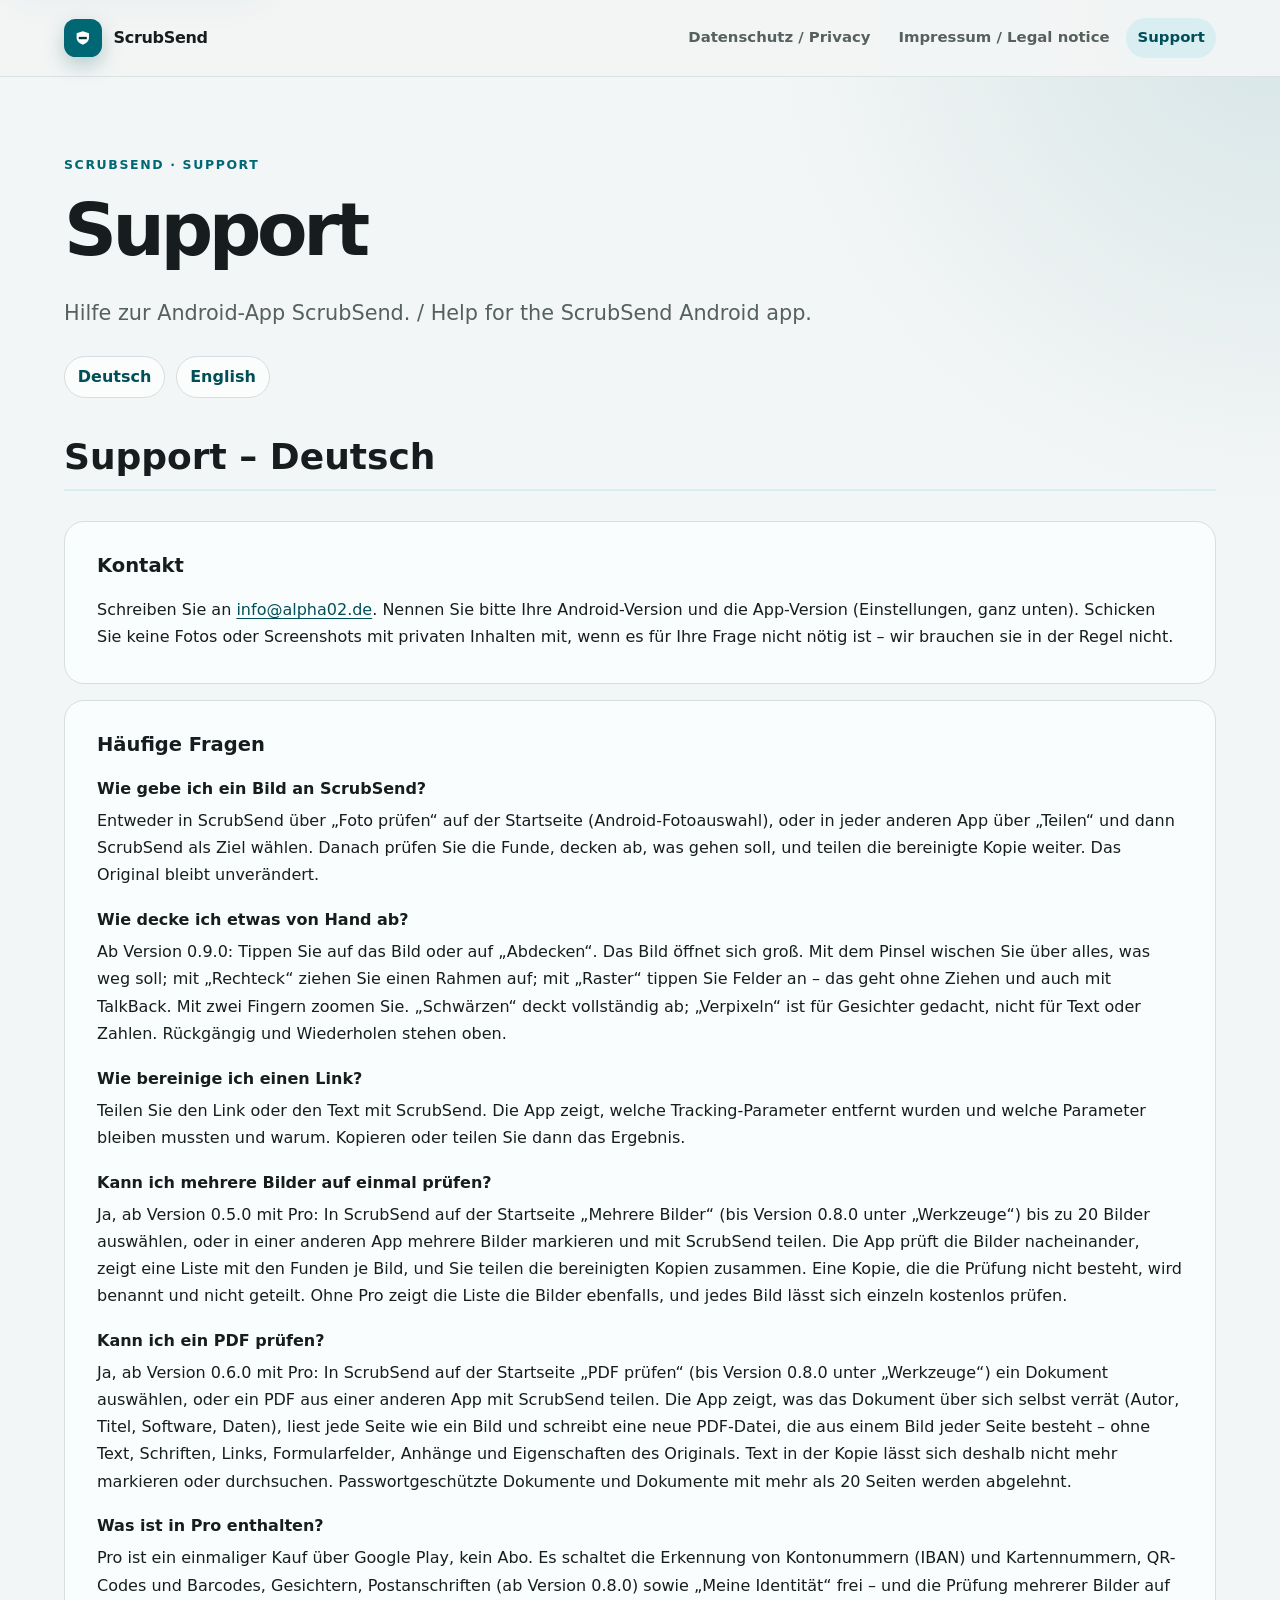
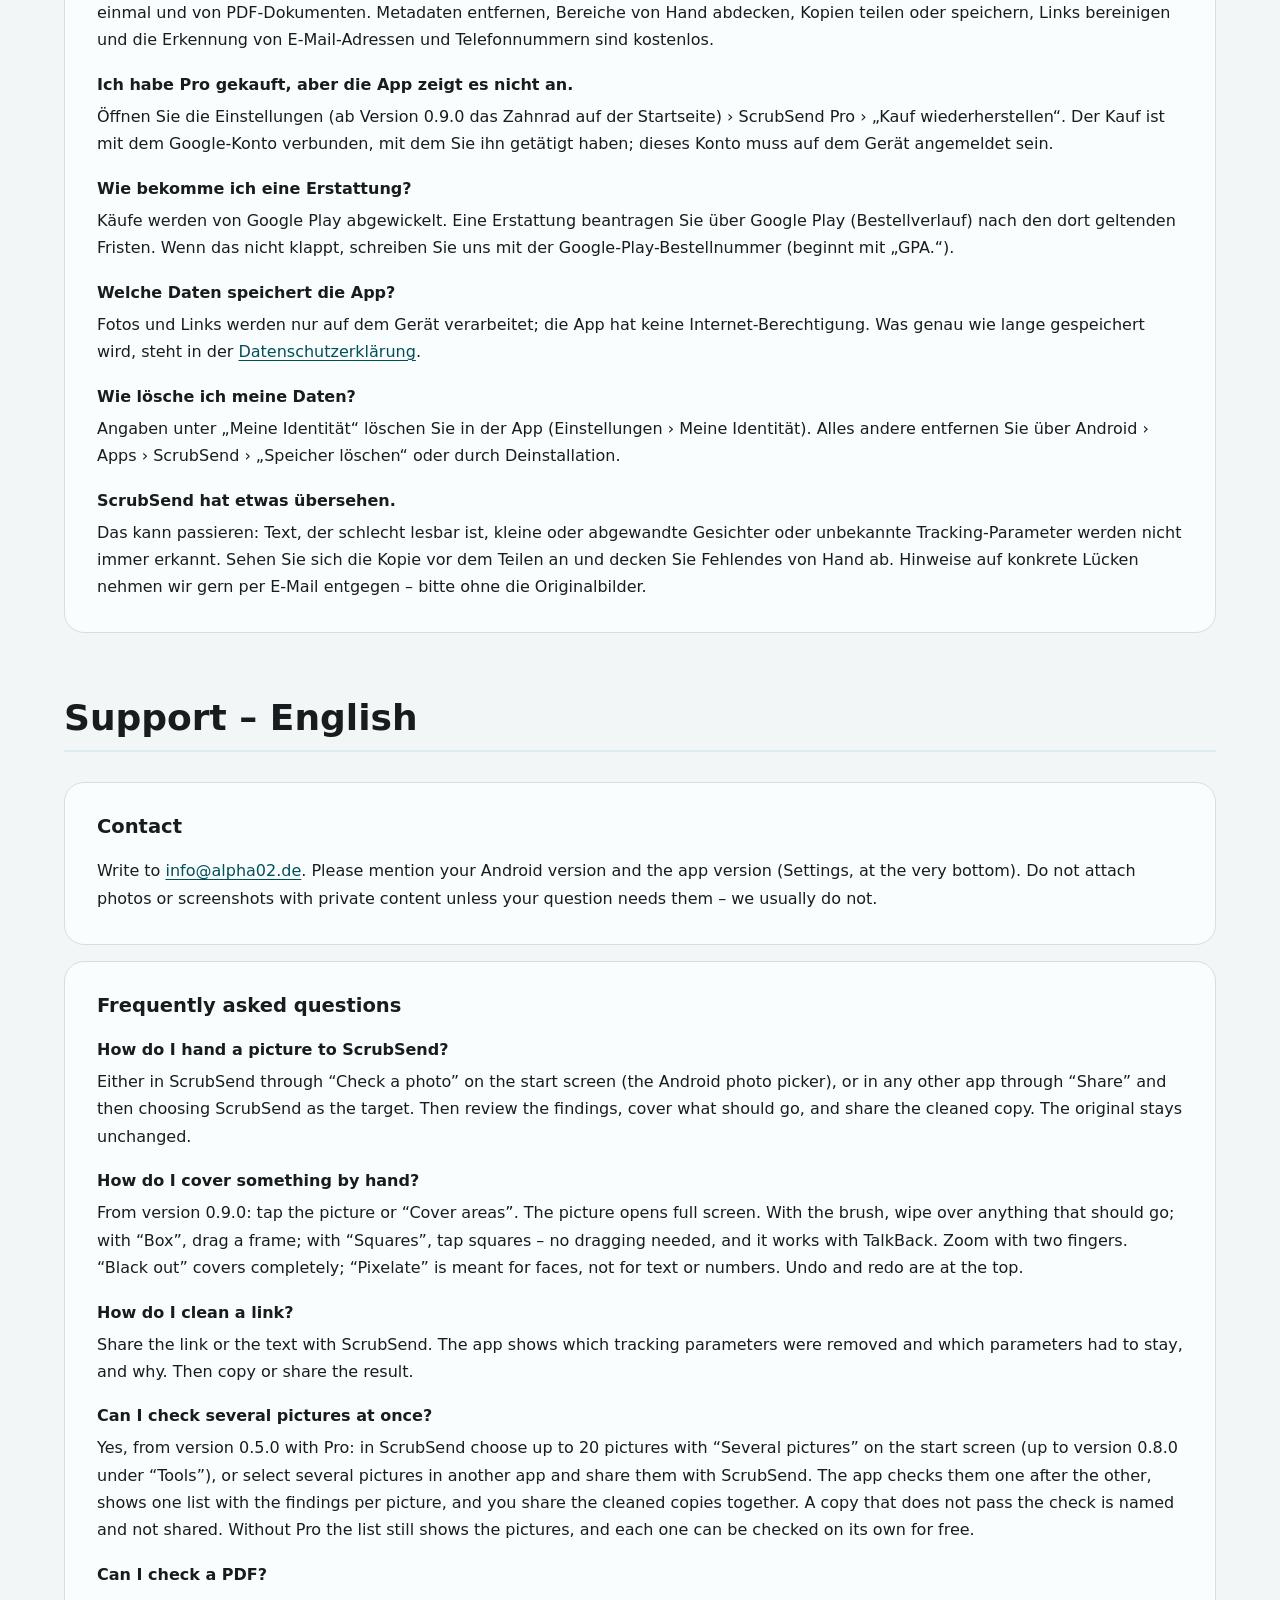
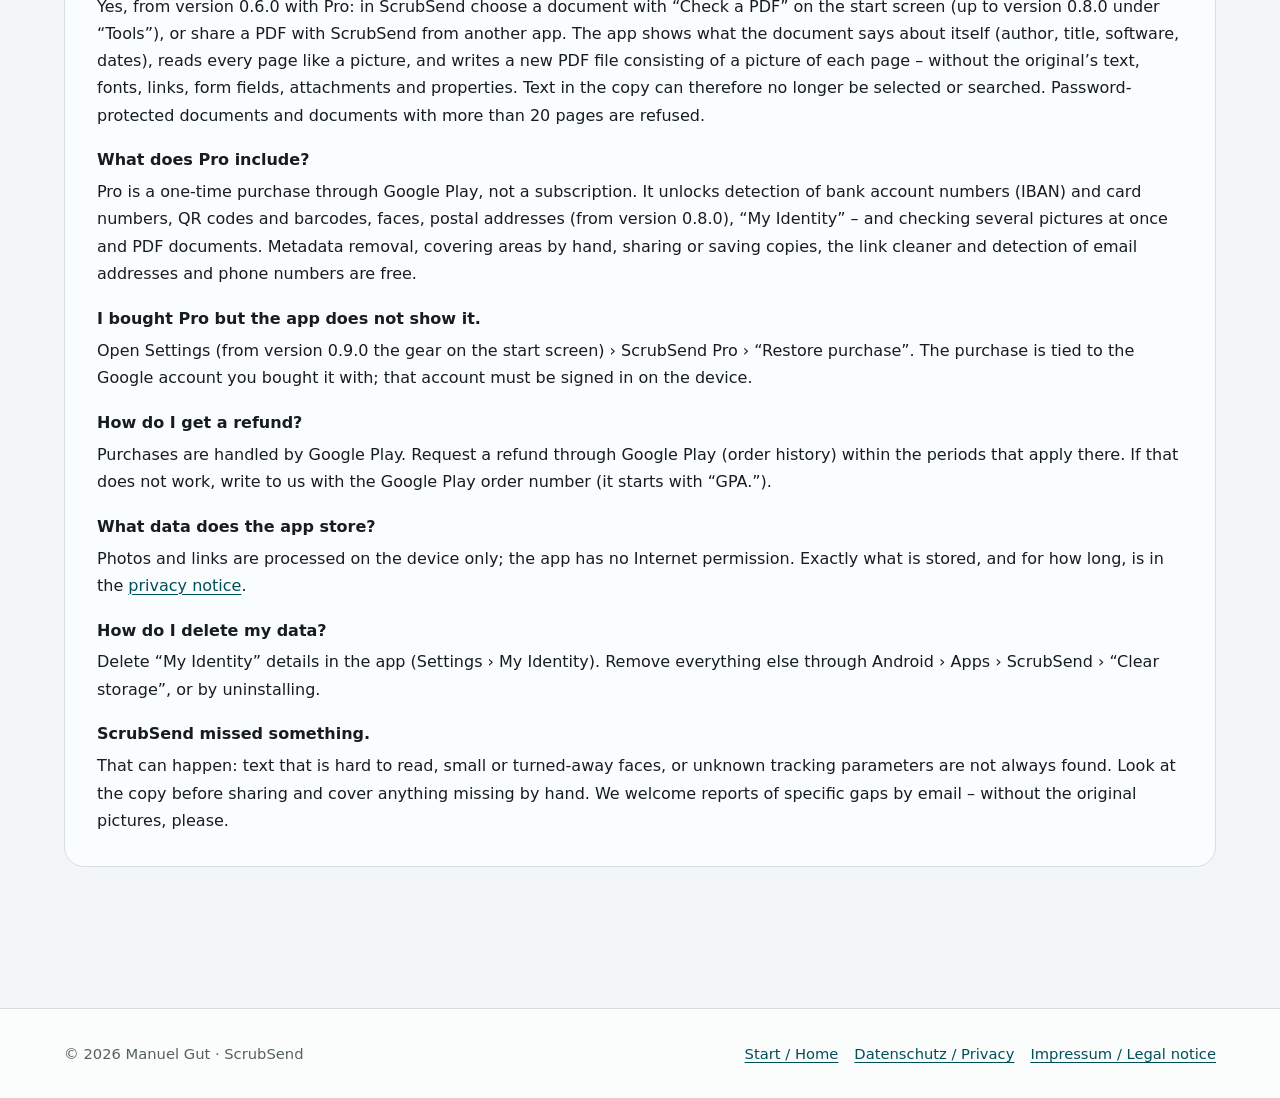
<file: support.html>
<!doctype html>
<html lang="de">
<head>
<meta charset="utf-8">
<meta name="viewport" content="width=device-width, initial-scale=1">
<meta name="robots" content="noindex, nofollow, noarchive, nosnippet, noimageindex">
<meta name="googlebot" content="noindex, nofollow, noarchive, nosnippet, noimageindex">
<meta name="description" content="Support und häufige Fragen zur Android-App ScrubSend. Support and frequently asked questions for the ScrubSend Android app.">
<title>Support – ScrubSend</title>
<link rel="stylesheet" href="styles.css">
</head>
<body>
<a class="skip-link" href="#main">Zum Inhalt / Skip to content</a>
<header class="site-header">
<div class="header-inner">
<a class="brand" href="index.html" aria-label="ScrubSend – Startseite">
<span class="brand-mark" aria-hidden="true"><svg viewBox="0 0 108 108" xmlns="http://www.w3.org/2000/svg"><path fill="#ffffff" d="M54,26 L80,35 L80,54 C80,68 69,78 54,83 C39,78 28,68 28,54 L28,35 Z"/><path fill="#00363D" d="M37,50 L71,50 L71,60 L37,60 Z"/></svg></span>
<span>ScrubSend</span>
</a>
<nav class="site-nav" aria-label="Hauptnavigation / Main navigation">
<a href="privacy.html">Datenschutz / Privacy</a>
<a href="impressum.html">Impressum / Legal notice</a>
<a href="support.html" aria-current="page">Support</a>
</nav>
</div>
</header>

<main id="main" class="page-shell">
<header class="legal-heading">
<p class="eyebrow">ScrubSend · Support</p>
<h1>Support</h1>
<p class="lede">Hilfe zur Android-App ScrubSend. / Help for the ScrubSend Android app.</p>
<nav class="language-jump" aria-label="Sprache / Language">
<a href="#de" lang="de">Deutsch</a>
<a href="#en" lang="en">English</a>
</nav>
</header>

<section id="de" class="document-section" lang="de" aria-labelledby="de-title">
<h2 id="de-title">Support – Deutsch</h2>

<article class="content-card">
<h3>Kontakt</h3>
<p>Schreiben Sie an <a href="mailto:info@alpha02.de">info@alpha02.de</a>. Nennen Sie bitte Ihre Android-Version und die App-Version (Einstellungen, ganz unten). Schicken Sie keine Fotos oder Screenshots mit privaten Inhalten mit, wenn es für Ihre Frage nicht nötig ist – wir brauchen sie in der Regel nicht.</p>
</article>

<article class="content-card">
<h3>Häufige Fragen</h3>
<dl class="faq">
<dt>Wie gebe ich ein Bild an ScrubSend?</dt>
<dd>Entweder in ScrubSend über „Foto prüfen“ auf der Startseite (Android-Fotoauswahl), oder in jeder anderen App über „Teilen“ und dann ScrubSend als Ziel wählen. Danach prüfen Sie die Funde, decken ab, was gehen soll, und teilen die bereinigte Kopie weiter. Das Original bleibt unverändert.</dd>
<dt>Wie decke ich etwas von Hand ab?</dt>
<dd>Ab Version 0.9.0: Tippen Sie auf das Bild oder auf „Abdecken“. Das Bild öffnet sich groß. Mit dem Pinsel wischen Sie über alles, was weg soll; mit „Rechteck“ ziehen Sie einen Rahmen auf; mit „Raster“ tippen Sie Felder an – das geht ohne Ziehen und auch mit TalkBack. Mit zwei Fingern zoomen Sie. „Schwärzen“ deckt vollständig ab; „Verpixeln“ ist für Gesichter gedacht, nicht für Text oder Zahlen. Rückgängig und Wiederholen stehen oben.</dd>
<dt>Wie bereinige ich einen Link?</dt>
<dd>Teilen Sie den Link oder den Text mit ScrubSend. Die App zeigt, welche Tracking-Parameter entfernt wurden und welche Parameter bleiben mussten und warum. Kopieren oder teilen Sie dann das Ergebnis.</dd>
<dt>Kann ich mehrere Bilder auf einmal prüfen?</dt>
<dd>Ja, ab Version 0.5.0 mit Pro: In ScrubSend auf der Startseite „Mehrere Bilder“ (bis Version 0.8.0 unter „Werkzeuge“) bis zu 20 Bilder auswählen, oder in einer anderen App mehrere Bilder markieren und mit ScrubSend teilen. Die App prüft die Bilder nacheinander, zeigt eine Liste mit den Funden je Bild, und Sie teilen die bereinigten Kopien zusammen. Eine Kopie, die die Prüfung nicht besteht, wird benannt und nicht geteilt. Ohne Pro zeigt die Liste die Bilder ebenfalls, und jedes Bild lässt sich einzeln kostenlos prüfen.</dd>
<dt>Kann ich ein PDF prüfen?</dt>
<dd>Ja, ab Version 0.6.0 mit Pro: In ScrubSend auf der Startseite „PDF prüfen“ (bis Version 0.8.0 unter „Werkzeuge“) ein Dokument auswählen, oder ein PDF aus einer anderen App mit ScrubSend teilen. Die App zeigt, was das Dokument über sich selbst verrät (Autor, Titel, Software, Daten), liest jede Seite wie ein Bild und schreibt eine neue PDF-Datei, die aus einem Bild jeder Seite besteht – ohne Text, Schriften, Links, Formularfelder, Anhänge und Eigenschaften des Originals. Text in der Kopie lässt sich deshalb nicht mehr markieren oder durchsuchen. Passwortgeschützte Dokumente und Dokumente mit mehr als 20 Seiten werden abgelehnt.</dd>
<dt>Was ist in Pro enthalten?</dt>
<dd>Pro ist ein einmaliger Kauf über Google Play, kein Abo. Es schaltet die Erkennung von Kontonummern (IBAN) und Kartennummern, QR-Codes und Barcodes, Gesichtern, Postanschriften (ab Version 0.8.0) sowie „Meine Identität“ frei – und die Prüfung mehrerer Bilder auf einmal und von PDF-Dokumenten. Metadaten entfernen, Bereiche von Hand abdecken, Kopien teilen oder speichern, Links bereinigen und die Erkennung von E-Mail-Adressen und Telefonnummern sind kostenlos.</dd>
<dt>Ich habe Pro gekauft, aber die App zeigt es nicht an.</dt>
<dd>Öffnen Sie die Einstellungen (ab Version 0.9.0 das Zahnrad auf der Startseite) › ScrubSend Pro › „Kauf wiederherstellen“. Der Kauf ist mit dem Google-Konto verbunden, mit dem Sie ihn getätigt haben; dieses Konto muss auf dem Gerät angemeldet sein.</dd>
<dt>Wie bekomme ich eine Erstattung?</dt>
<dd>Käufe werden von Google Play abgewickelt. Eine Erstattung beantragen Sie über Google Play (Bestellverlauf) nach den dort geltenden Fristen. Wenn das nicht klappt, schreiben Sie uns mit der Google-Play-Bestellnummer (beginnt mit „GPA.“).</dd>
<dt>Welche Daten speichert die App?</dt>
<dd>Fotos und Links werden nur auf dem Gerät verarbeitet; die App hat keine Internet-Berechtigung. Was genau wie lange gespeichert wird, steht in der <a href="privacy.html#de">Datenschutzerklärung</a>.</dd>
<dt>Wie lösche ich meine Daten?</dt>
<dd>Angaben unter „Meine Identität“ löschen Sie in der App (Einstellungen › Meine Identität). Alles andere entfernen Sie über Android › Apps › ScrubSend › „Speicher löschen“ oder durch Deinstallation.</dd>
<dt>ScrubSend hat etwas übersehen.</dt>
<dd>Das kann passieren: Text, der schlecht lesbar ist, kleine oder abgewandte Gesichter oder unbekannte Tracking-Parameter werden nicht immer erkannt. Sehen Sie sich die Kopie vor dem Teilen an und decken Sie Fehlendes von Hand ab. Hinweise auf konkrete Lücken nehmen wir gern per E-Mail entgegen – bitte ohne die Originalbilder.</dd>
</dl>
</article>
</section>

<section id="en" class="document-section" lang="en" aria-labelledby="en-title">
<h2 id="en-title">Support – English</h2>

<article class="content-card">
<h3>Contact</h3>
<p>Write to <a href="mailto:info@alpha02.de">info@alpha02.de</a>. Please mention your Android version and the app version (Settings, at the very bottom). Do not attach photos or screenshots with private content unless your question needs them – we usually do not.</p>
</article>

<article class="content-card">
<h3>Frequently asked questions</h3>
<dl class="faq">
<dt>How do I hand a picture to ScrubSend?</dt>
<dd>Either in ScrubSend through “Check a photo” on the start screen (the Android photo picker), or in any other app through “Share” and then choosing ScrubSend as the target. Then review the findings, cover what should go, and share the cleaned copy. The original stays unchanged.</dd>
<dt>How do I cover something by hand?</dt>
<dd>From version 0.9.0: tap the picture or “Cover areas”. The picture opens full screen. With the brush, wipe over anything that should go; with “Box”, drag a frame; with “Squares”, tap squares – no dragging needed, and it works with TalkBack. Zoom with two fingers. “Black out” covers completely; “Pixelate” is meant for faces, not for text or numbers. Undo and redo are at the top.</dd>
<dt>How do I clean a link?</dt>
<dd>Share the link or the text with ScrubSend. The app shows which tracking parameters were removed and which parameters had to stay, and why. Then copy or share the result.</dd>
<dt>Can I check several pictures at once?</dt>
<dd>Yes, from version 0.5.0 with Pro: in ScrubSend choose up to 20 pictures with “Several pictures” on the start screen (up to version 0.8.0 under “Tools”), or select several pictures in another app and share them with ScrubSend. The app checks them one after the other, shows one list with the findings per picture, and you share the cleaned copies together. A copy that does not pass the check is named and not shared. Without Pro the list still shows the pictures, and each one can be checked on its own for free.</dd>
<dt>Can I check a PDF?</dt>
<dd>Yes, from version 0.6.0 with Pro: in ScrubSend choose a document with “Check a PDF” on the start screen (up to version 0.8.0 under “Tools”), or share a PDF with ScrubSend from another app. The app shows what the document says about itself (author, title, software, dates), reads every page like a picture, and writes a new PDF file consisting of a picture of each page – without the original’s text, fonts, links, form fields, attachments and properties. Text in the copy can therefore no longer be selected or searched. Password-protected documents and documents with more than 20 pages are refused.</dd>
<dt>What does Pro include?</dt>
<dd>Pro is a one-time purchase through Google Play, not a subscription. It unlocks detection of bank account numbers (IBAN) and card numbers, QR codes and barcodes, faces, postal addresses (from version 0.8.0), “My Identity” – and checking several pictures at once and PDF documents. Metadata removal, covering areas by hand, sharing or saving copies, the link cleaner and detection of email addresses and phone numbers are free.</dd>
<dt>I bought Pro but the app does not show it.</dt>
<dd>Open Settings (from version 0.9.0 the gear on the start screen) › ScrubSend Pro › “Restore purchase”. The purchase is tied to the Google account you bought it with; that account must be signed in on the device.</dd>
<dt>How do I get a refund?</dt>
<dd>Purchases are handled by Google Play. Request a refund through Google Play (order history) within the periods that apply there. If that does not work, write to us with the Google Play order number (it starts with “GPA.”).</dd>
<dt>What data does the app store?</dt>
<dd>Photos and links are processed on the device only; the app has no Internet permission. Exactly what is stored, and for how long, is in the <a href="privacy.html#en">privacy notice</a>.</dd>
<dt>How do I delete my data?</dt>
<dd>Delete “My Identity” details in the app (Settings › My Identity). Remove everything else through Android › Apps › ScrubSend › “Clear storage”, or by uninstalling.</dd>
<dt>ScrubSend missed something.</dt>
<dd>That can happen: text that is hard to read, small or turned-away faces, or unknown tracking parameters are not always found. Look at the copy before sharing and cover anything missing by hand. We welcome reports of specific gaps by email – without the original pictures, please.</dd>
</dl>
</article>
</section>
</main>

<footer class="site-footer">
<div class="footer-inner">
<p>© 2026 Manuel Gut · ScrubSend</p>
<nav class="footer-links" aria-label="Fußnavigation / Footer navigation">
<a href="index.html">Start / Home</a>
<a href="privacy.html">Datenschutz / Privacy</a>
<a href="impressum.html">Impressum / Legal notice</a>
</nav>
</div>
</footer>
</body>
</html>
</file>
<file: styles.css>
:root {
  color-scheme: light dark;
  --bg: #f3f6f6;
  --surface: #fbfdfd;
  --surface-strong: #ffffff;
  --ink: #171d1e;
  --muted: #55605f;
  --line: #d6dedf;
  --brand: #006874;
  --brand-strong: #004f58;
  --brand-soft: #d8eef0;
  --accent: #8a3f18;
  --accent-ink: #ffffff;
  --shadow: 0 20px 50px rgba(0, 79, 88, 0.10);
  --radius: 1.25rem;
  --max-width: 72rem;
}

* {
  box-sizing: border-box;
}

html {
  scroll-behavior: smooth;
}

body {
  margin: 0;
  background:
    radial-gradient(circle at top right, rgba(0, 104, 116, 0.12), transparent 32rem),
    var(--bg);
  color: var(--ink);
  font-family: ui-sans-serif, system-ui, -apple-system, BlinkMacSystemFont, "Segoe UI", Roboto, sans-serif;
  font-size: 1rem;
  line-height: 1.7;
}

a {
  color: var(--brand-strong);
  text-decoration-thickness: 0.09em;
  text-underline-offset: 0.18em;
}

a:hover {
  color: var(--accent);
}

a:focus-visible,
summary:focus-visible {
  border-radius: 0.25rem;
  outline: 0.2rem solid var(--accent);
  outline-offset: 0.2rem;
}

code {
  font-family: ui-monospace, SFMono-Regular, Menlo, Consolas, monospace;
  font-size: 0.92em;
}

.skip-link {
  position: fixed;
  top: 0.75rem;
  left: 0.75rem;
  z-index: 100;
  padding: 0.65rem 0.9rem;
  border-radius: 0.6rem;
  background: var(--surface-strong);
  box-shadow: var(--shadow);
  transform: translateY(-200%);
}

.skip-link:focus {
  transform: translateY(0);
}

.site-header {
  border-bottom: 1px solid color-mix(in srgb, var(--line), transparent 20%);
  background: color-mix(in srgb, var(--bg), transparent 8%);
}

.header-inner,
.page-shell,
.footer-inner {
  width: min(calc(100% - 2rem), var(--max-width));
  margin-inline: auto;
}

.header-inner {
  display: flex;
  align-items: center;
  justify-content: space-between;
  gap: 1.5rem;
  min-height: 4.75rem;
}

.brand {
  display: inline-flex;
  align-items: center;
  gap: 0.75rem;
  color: var(--ink);
  font-weight: 750;
  letter-spacing: -0.02em;
  text-decoration: none;
}

.brand-mark {
  display: grid;
  width: 2.35rem;
  height: 2.35rem;
  place-items: center;
  border-radius: 0.72rem;
  background: var(--brand);
  box-shadow: 0 8px 20px rgba(0, 79, 88, 0.25);
}

.brand-mark svg {
  width: 1.6rem;
  height: 1.6rem;
}

.site-nav {
  display: flex;
  flex-wrap: wrap;
  align-items: center;
  justify-content: flex-end;
  gap: 0.35rem;
}

.site-nav a {
  padding: 0.45rem 0.7rem;
  border-radius: 999px;
  color: var(--muted);
  font-size: 0.93rem;
  font-weight: 650;
  text-decoration: none;
}

.site-nav a[aria-current="page"],
.site-nav a:hover {
  background: var(--brand-soft);
  color: var(--brand-strong);
}

.page-shell {
  padding-block: clamp(2.5rem, 6vw, 5.5rem);
}

.hero {
  display: grid;
  grid-template-columns: minmax(0, 1.45fr) minmax(16rem, 0.55fr);
  gap: clamp(2rem, 5vw, 5rem);
  align-items: center;
  margin-bottom: clamp(3rem, 8vw, 6rem);
}

.eyebrow {
  margin: 0 0 0.75rem;
  color: var(--brand);
  font-size: 0.78rem;
  font-weight: 800;
  letter-spacing: 0.13em;
  text-transform: uppercase;
}

h1,
h2,
h3 {
  line-height: 1.18;
  text-wrap: balance;
}

h1 {
  max-width: 14ch;
  margin: 0;
  font-size: clamp(2.65rem, 7vw, 5.9rem);
  letter-spacing: -0.06em;
}

.legal-heading h1 {
  max-width: 18ch;
  font-size: clamp(2.35rem, 6vw, 4.6rem);
}

.lede {
  max-width: 48rem;
  margin: 1.4rem 0 0;
  color: var(--muted);
  font-size: clamp(1.08rem, 2vw, 1.3rem);
}

.hero-card,
.content-card,
.principle-card,
.language-panel,
.toc {
  border: 1px solid var(--line);
  border-radius: var(--radius);
  background: color-mix(in srgb, var(--surface), transparent 4%);
  box-shadow: var(--shadow);
}

.hero-card {
  padding: 1.5rem;
}

.hero-card p {
  margin: 0.45rem 0;
}

.status-dot {
  display: inline-block;
  width: 0.65rem;
  height: 0.65rem;
  margin-right: 0.45rem;
  border-radius: 50%;
  background: var(--brand);
  box-shadow: 0 0 0 0.3rem var(--brand-soft);
}

.meta {
  color: var(--muted);
  font-size: 0.92rem;
}

.language-grid,
.principle-grid {
  display: grid;
  grid-template-columns: repeat(2, minmax(0, 1fr));
  gap: 1.25rem;
}

.principle-grid {
  grid-template-columns: repeat(3, minmax(0, 1fr));
  margin-block: 1.5rem 4rem;
}

.language-panel,
.principle-card {
  padding: clamp(1.35rem, 3vw, 2rem);
}

.language-panel h2,
.principle-card h3 {
  margin-top: 0;
}

.button-row {
  display: flex;
  flex-wrap: wrap;
  gap: 0.7rem;
  margin-top: 1.4rem;
}

.button {
  display: inline-flex;
  align-items: center;
  justify-content: center;
  min-height: 2.8rem;
  padding: 0.6rem 1rem;
  border: 1px solid var(--brand-strong);
  border-radius: 0.72rem;
  background: var(--brand-strong);
  color: #fff;
  font-weight: 700;
  text-decoration: none;
}

.button.secondary {
  background: transparent;
  color: var(--brand-strong);
}

.button:hover {
  background: var(--accent);
  border-color: var(--accent);
  color: var(--accent-ink);
}

.legal-heading {
  margin-bottom: 2.4rem;
}

.language-jump {
  display: flex;
  flex-wrap: wrap;
  gap: 0.7rem;
  margin-top: 1.5rem;
}

.language-jump a {
  padding: 0.4rem 0.8rem;
  border: 1px solid var(--line);
  border-radius: 999px;
  background: var(--surface);
  font-weight: 700;
  text-decoration: none;
}

.toc {
  margin-bottom: 2rem;
  padding: 1.25rem 1.5rem;
  box-shadow: none;
}

.toc strong {
  display: block;
  margin-bottom: 0.45rem;
}

.toc ul {
  columns: 2;
  margin: 0;
  padding-left: 1.2rem;
}

.document-section {
  scroll-margin-top: 1rem;
  margin-block: 2rem 4rem;
}

.document-section > h2 {
  padding-bottom: 0.65rem;
  border-bottom: 2px solid var(--brand-soft);
  font-size: clamp(1.65rem, 3vw, 2.25rem);
}

.content-card {
  margin-block: 1rem;
  padding: clamp(1.25rem, 3vw, 2rem);
  box-shadow: none;
}

.content-card h3 {
  margin-top: 0;
  font-size: 1.22rem;
}

.content-card :last-child {
  margin-bottom: 0;
}

ul,
ol {
  padding-left: 1.35rem;
}

li + li {
  margin-top: 0.45rem;
}

.address {
  font-style: normal;
}

.callout {
  margin-block: 1.5rem;
  padding: 1rem 1.2rem;
  border-left: 0.3rem solid var(--brand);
  border-radius: 0 0.75rem 0.75rem 0;
  background: var(--brand-soft);
}

dl.faq dt {
  margin-top: 1.1rem;
  font-weight: 700;
}

dl.faq dd {
  margin: 0.3rem 0 0;
}

.site-footer {
  border-top: 1px solid var(--line);
  background: var(--surface);
}

.footer-inner {
  display: flex;
  align-items: flex-start;
  justify-content: space-between;
  gap: 2rem;
  padding-block: 2rem;
  color: var(--muted);
  font-size: 0.92rem;
}

.footer-inner p {
  margin: 0;
}

.footer-links {
  display: flex;
  flex-wrap: wrap;
  justify-content: flex-end;
  gap: 1rem;
}

@media (max-width: 760px) {
  .header-inner,
  .footer-inner {
    align-items: flex-start;
    flex-direction: column;
  }

  .header-inner {
    padding-block: 1rem;
  }

  .site-nav {
    justify-content: flex-start;
  }

  .hero,
  .language-grid,
  .principle-grid {
    grid-template-columns: 1fr;
  }

  .toc ul {
    columns: 1;
  }

  .footer-links {
    justify-content: flex-start;
  }
}

@media (prefers-reduced-motion: reduce) {
  html {
    scroll-behavior: auto;
  }
}

@media (prefers-contrast: more) {
  :root {
    --line: #59615e;
    --muted: #303633;
  }
}

@media (prefers-color-scheme: dark) {
  :root {
    --bg: #101616;
    --surface: #171f20;
    --surface-strong: #1d2728;
    --ink: #eef5f5;
    --muted: #b3c0c1;
    --line: #32444a;
    --brand: #7fd1dc;
    --brand-strong: #a9e4ec;
    --brand-soft: #1f3b40;
    --accent: #f0b083;
    --accent-ink: #102018;
    --shadow: 0 20px 50px rgba(0, 0, 0, 0.24);
  }

  .brand-mark {
    background: #006874;
  }

  .button {
    background: #a9e4ec;
    color: #0b2225;
  }

  .button.secondary {
    color: var(--brand-strong);
  }
}
</file>
